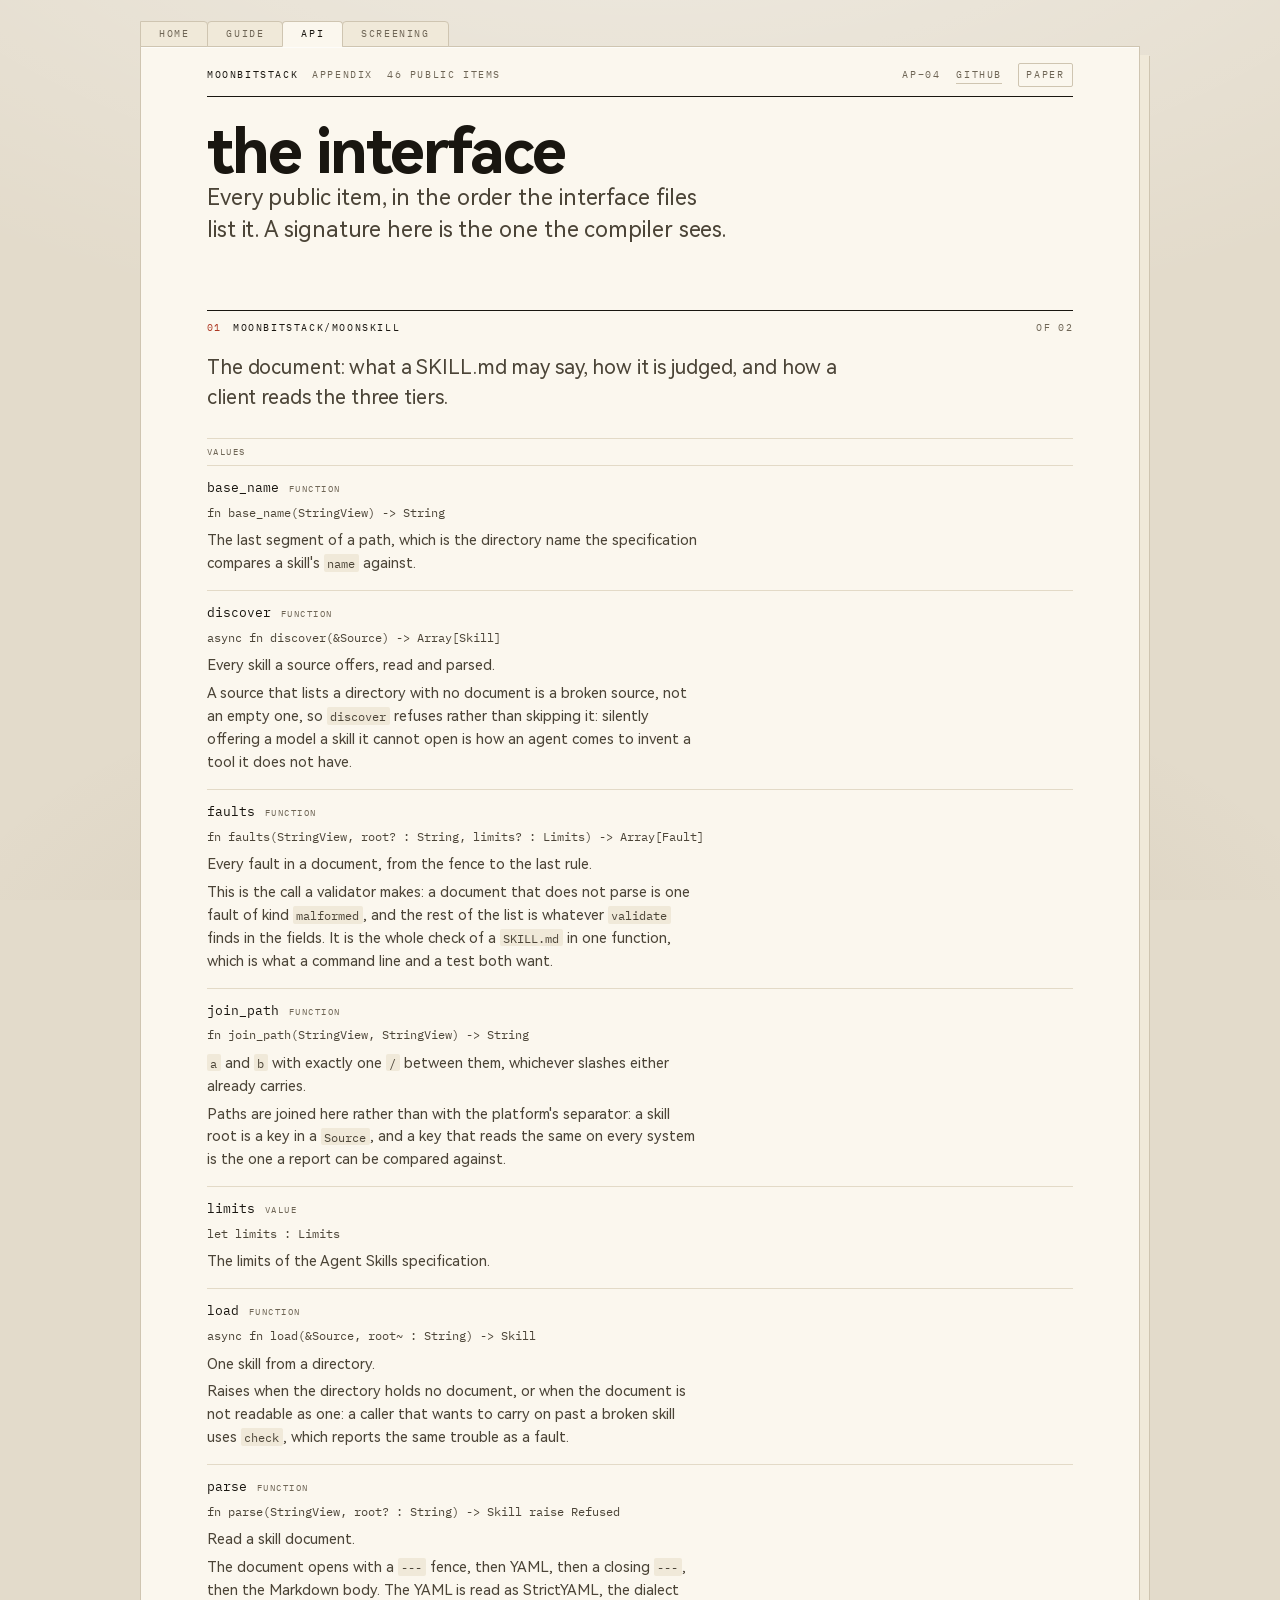
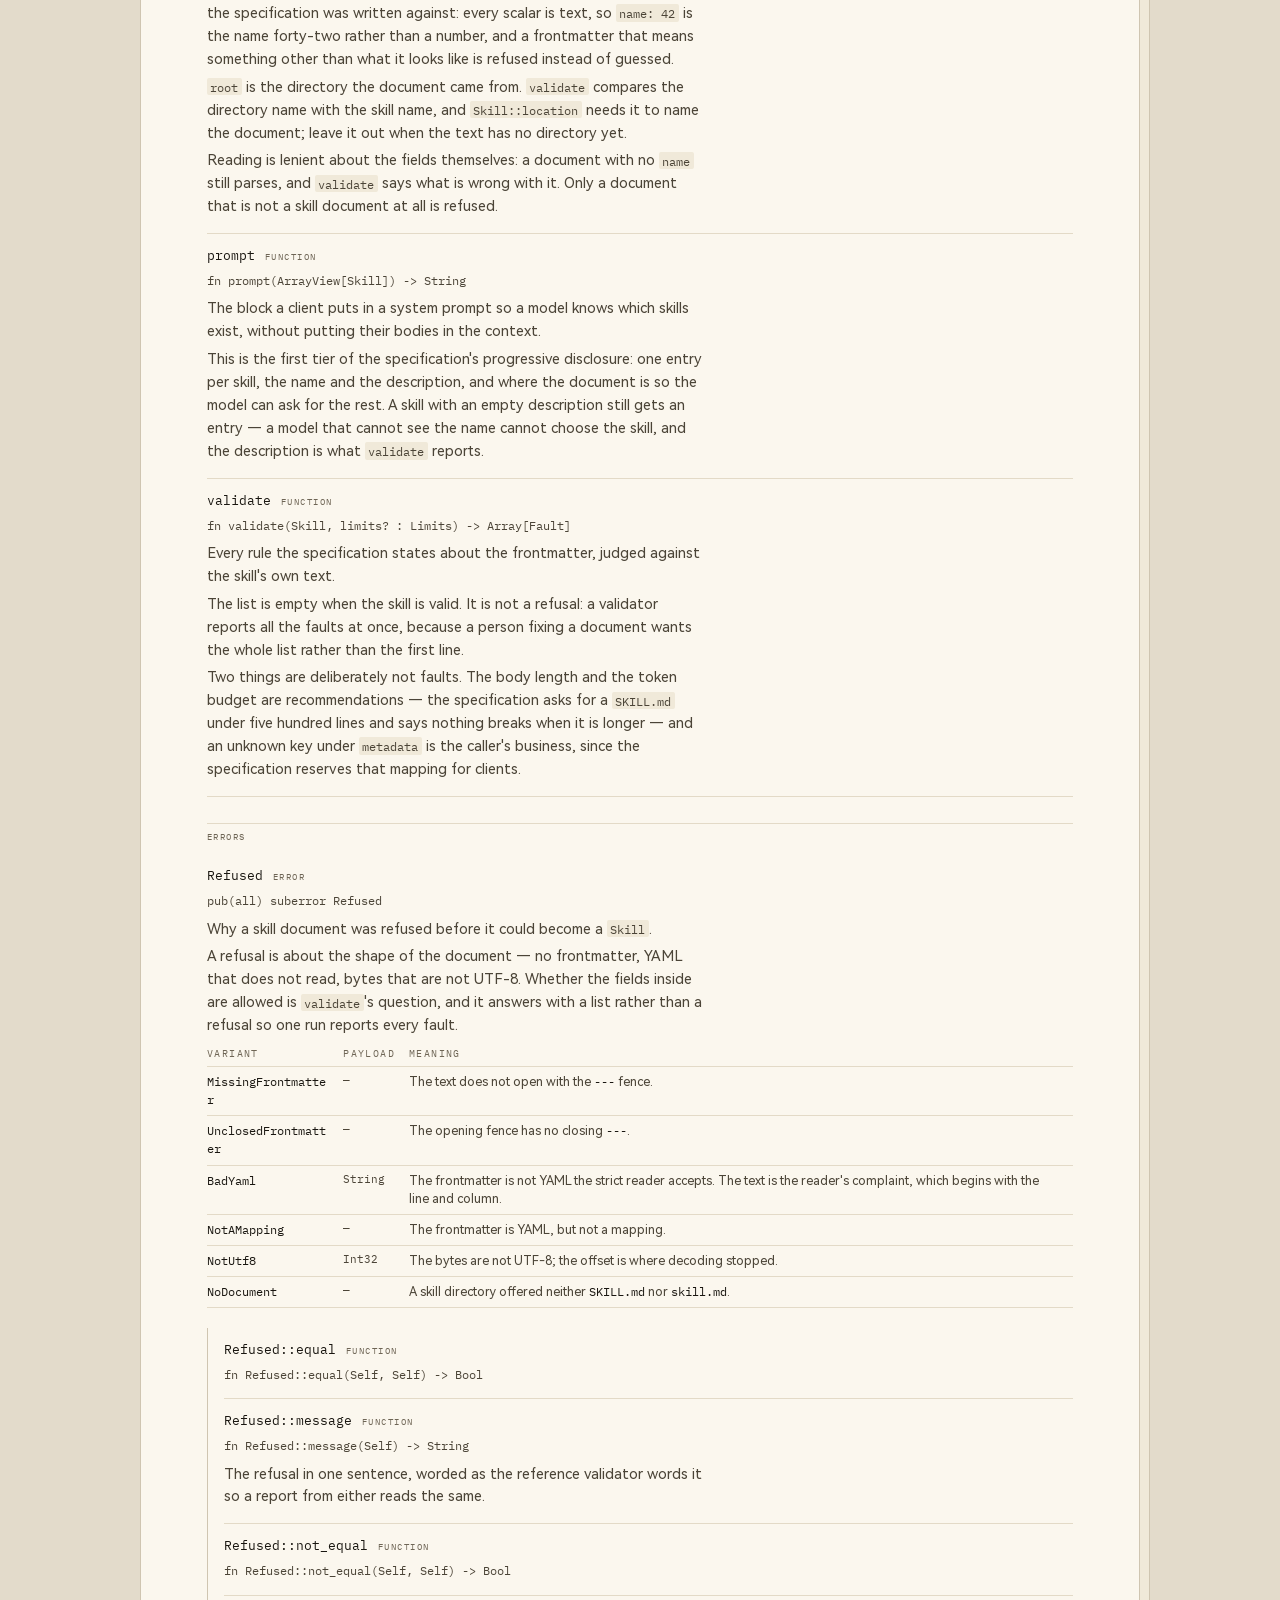
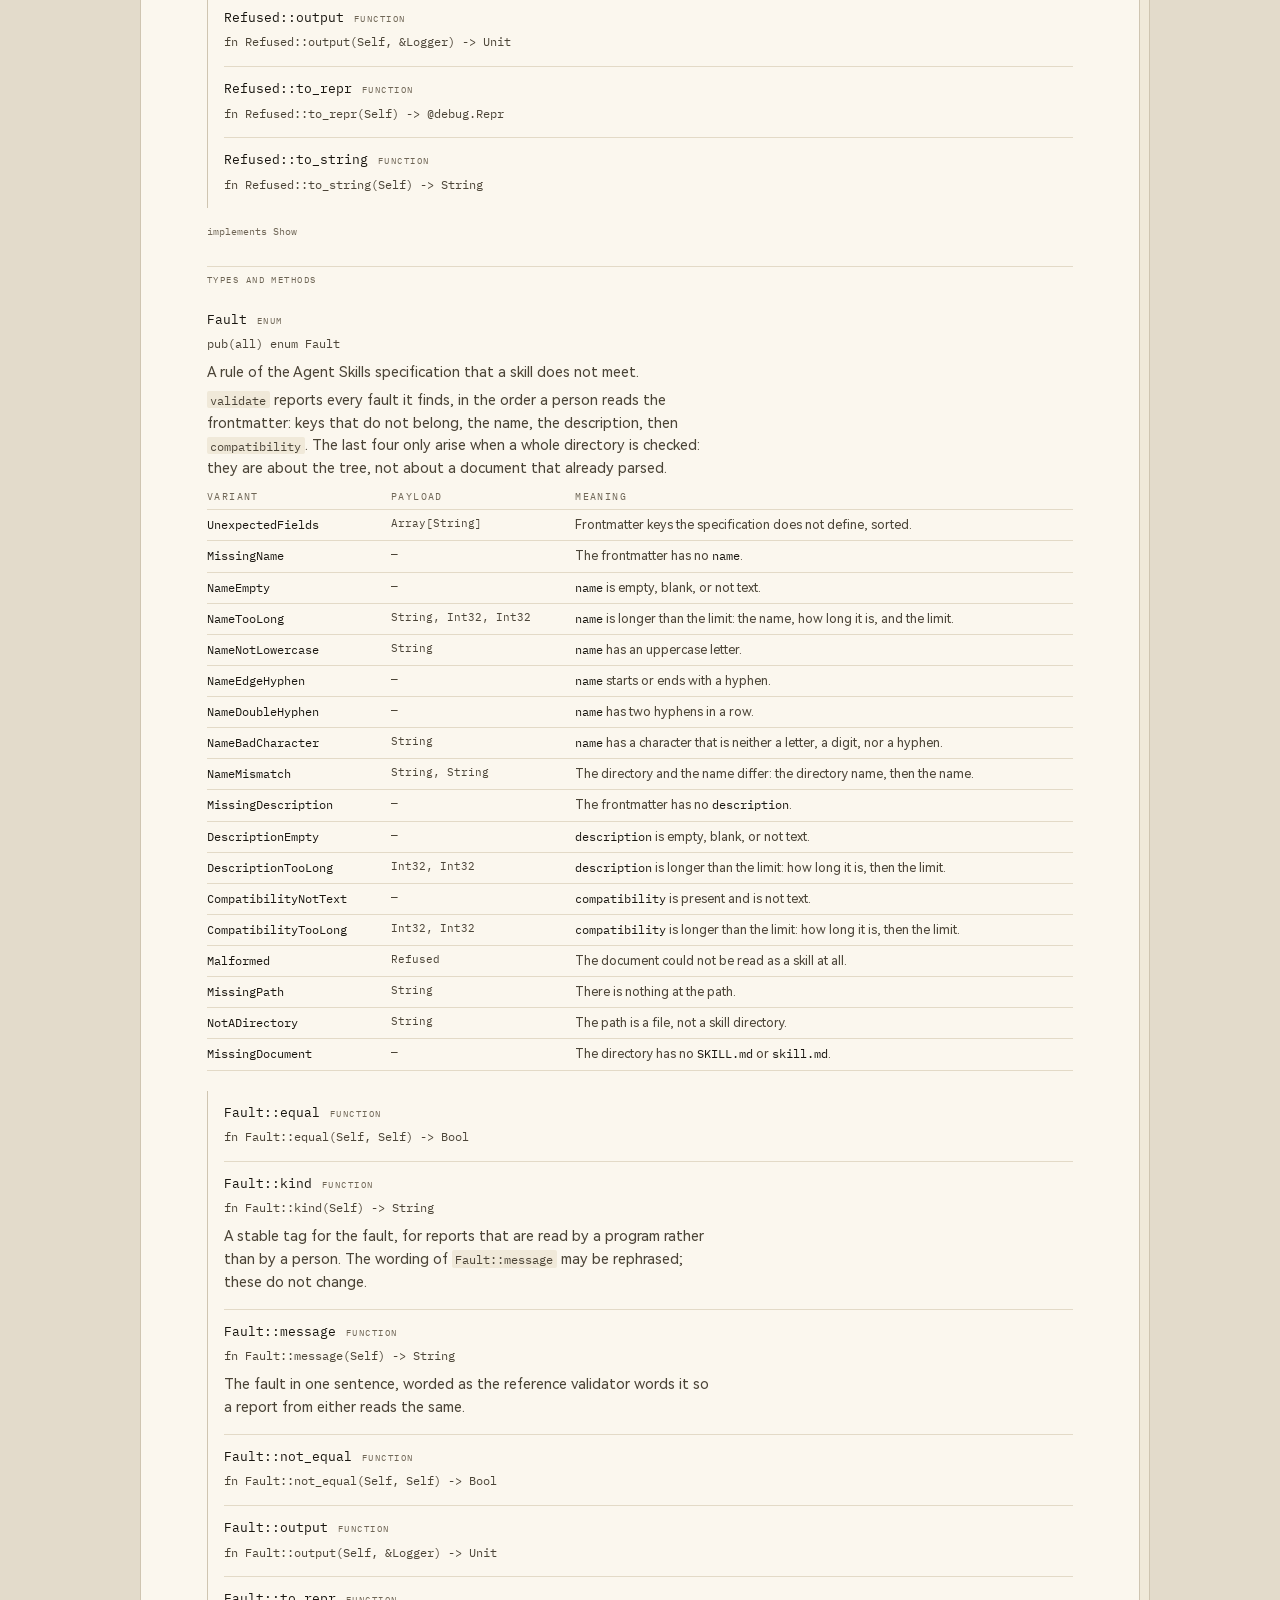
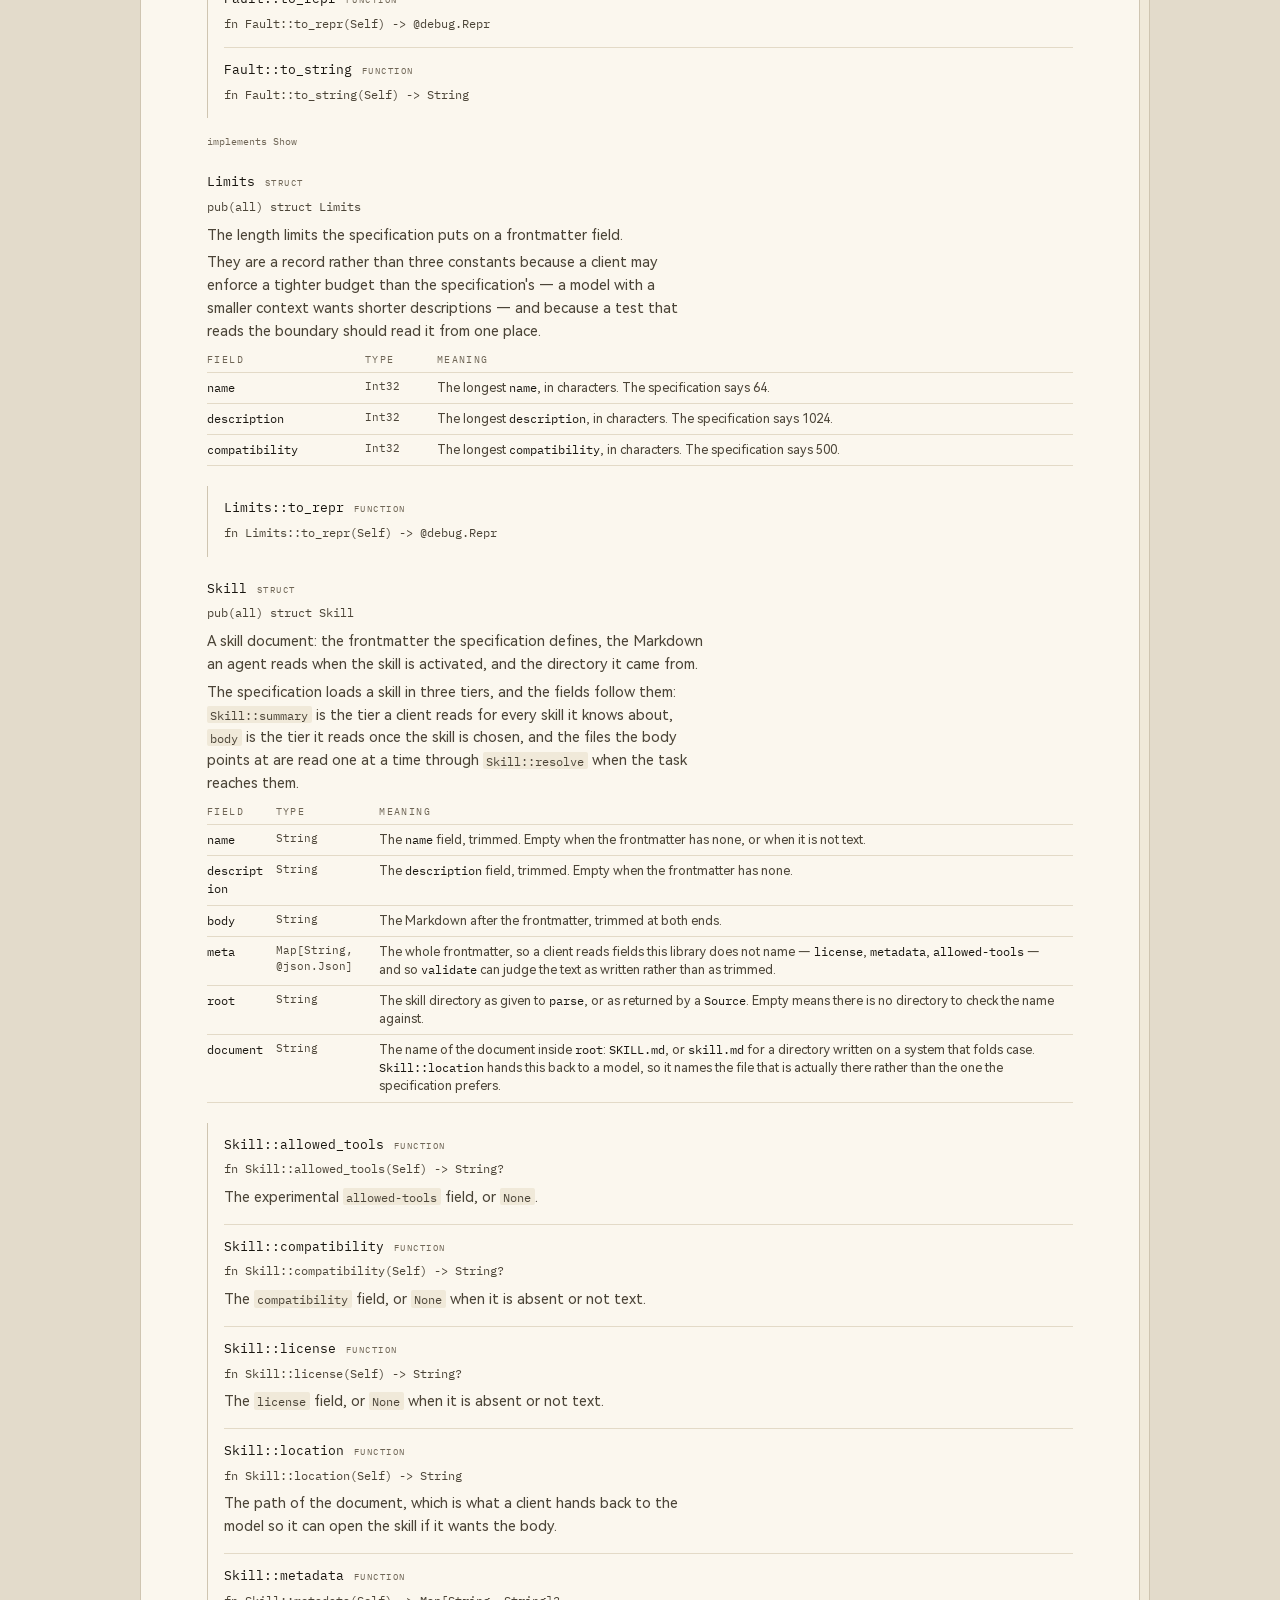
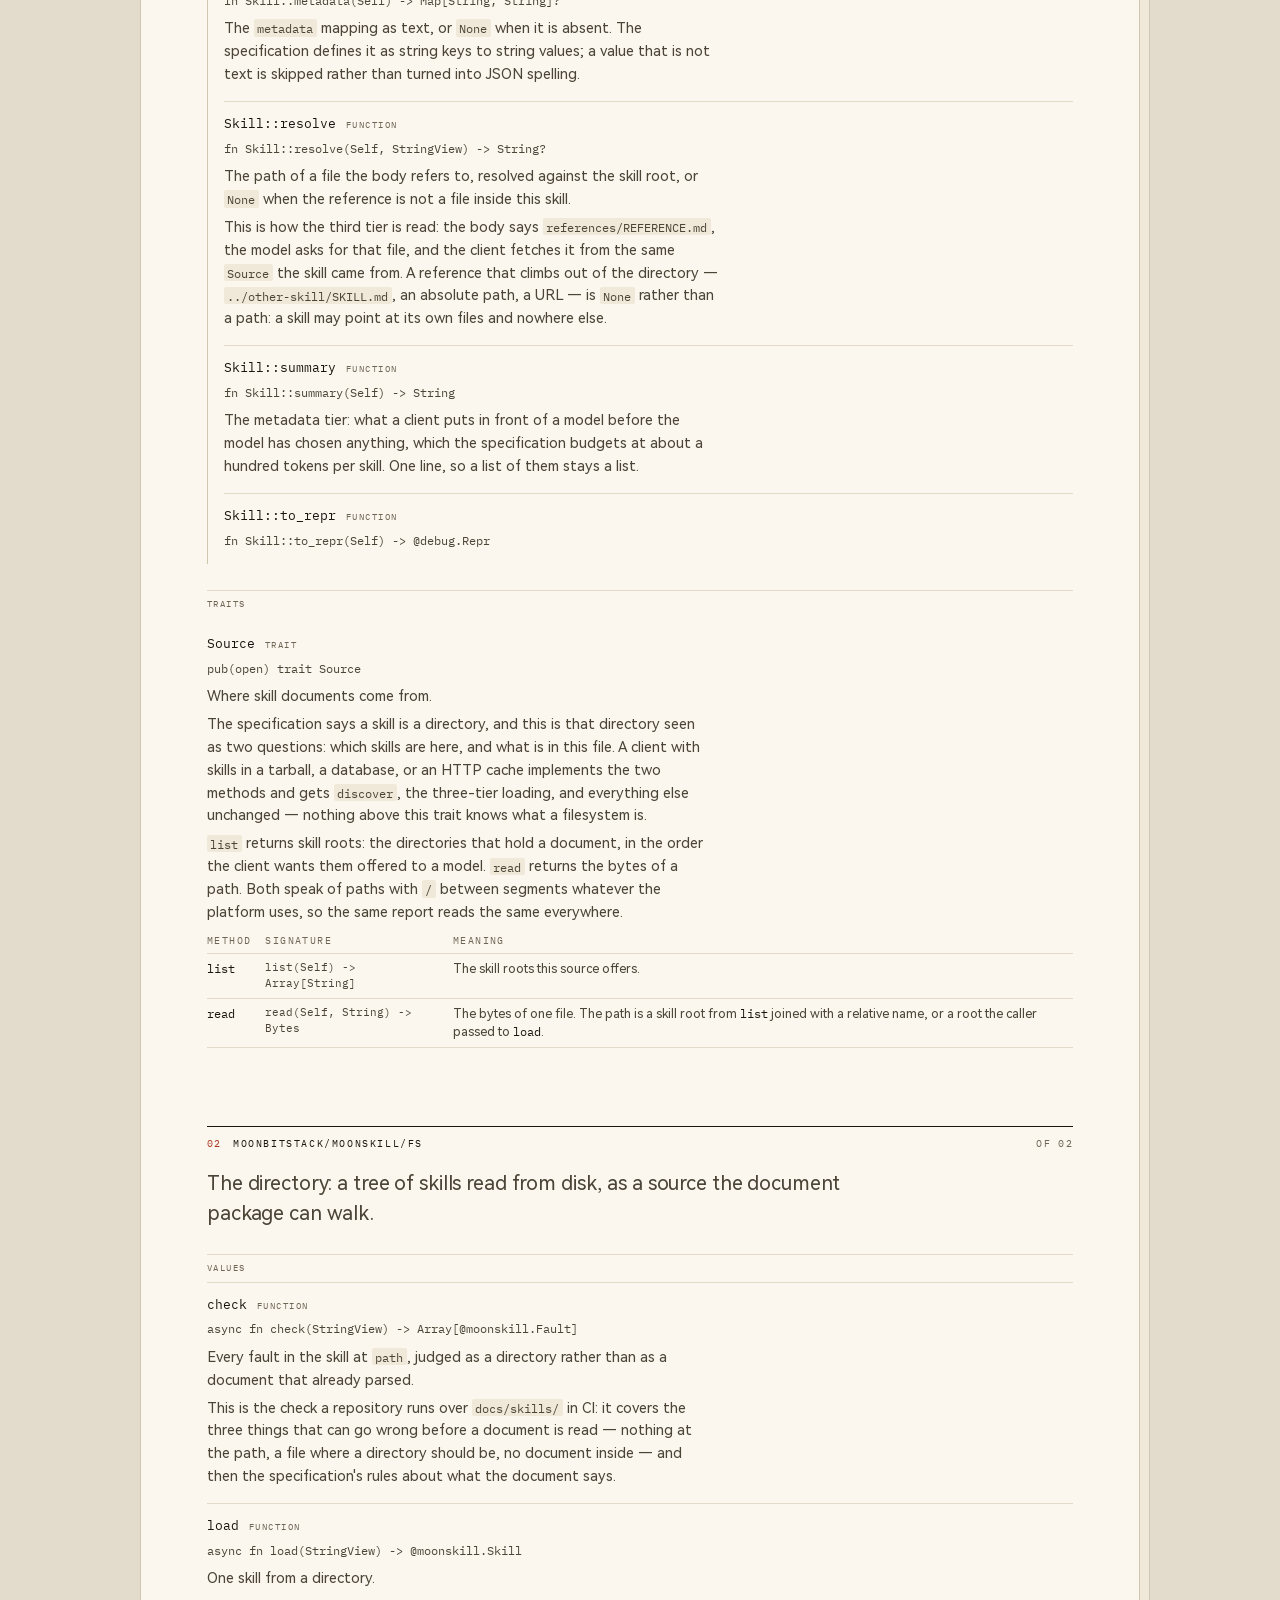
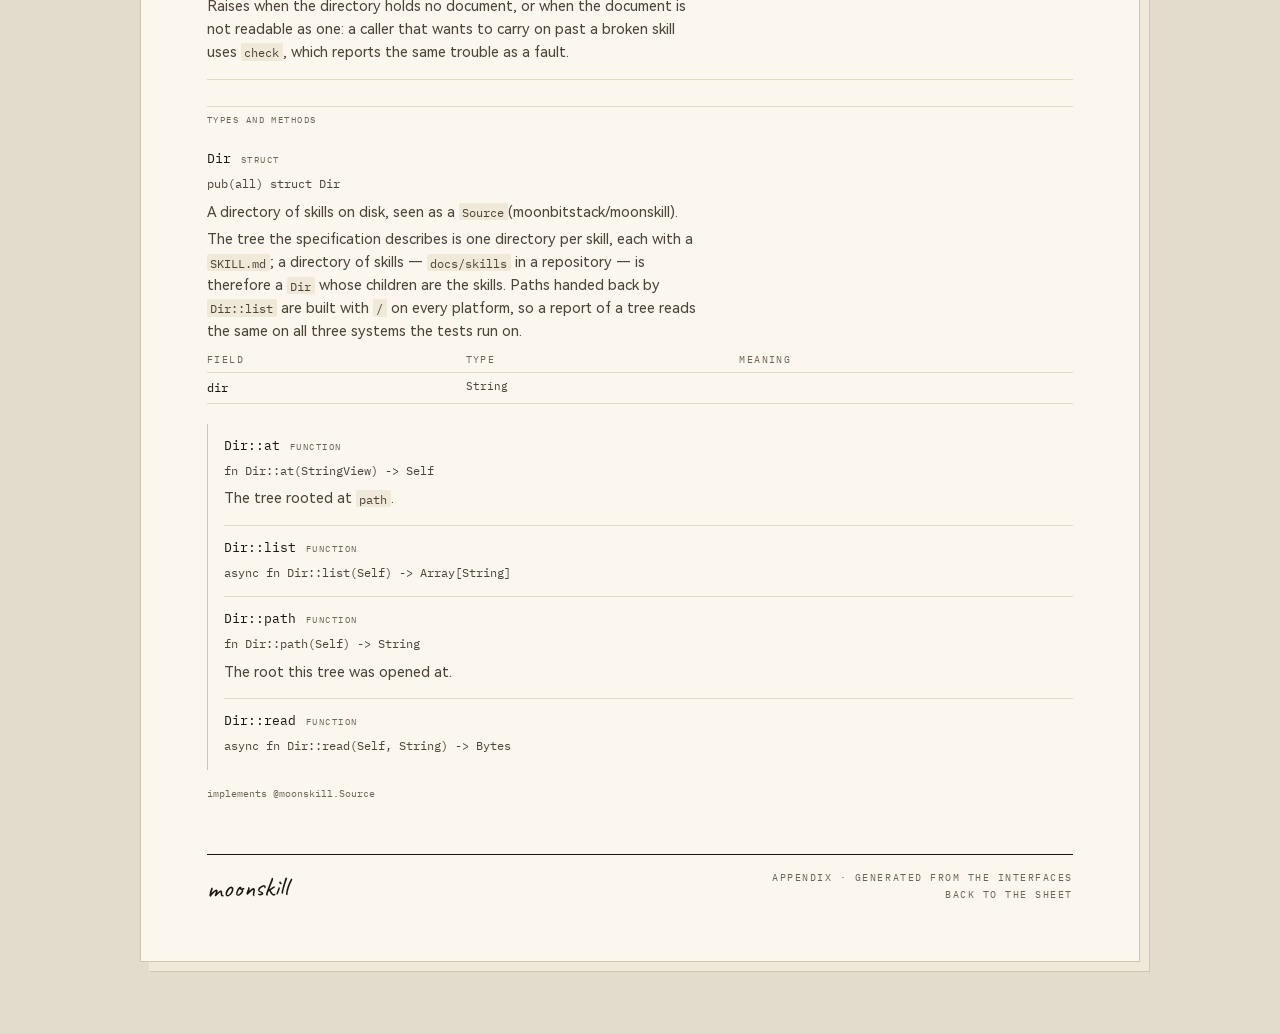
<file: docs/api.html>
<!doctype html>
<html lang="en">
<head>
<meta charset="utf-8">
<meta name="viewport" content="width=device-width, initial-scale=1">
<title>API — moonskill</title>
<meta name="description" content="Every public item of moonskill, generated from the module's interfaces.">
<meta name="color-scheme" content="light dark">
<link rel="icon" href="favicon.svg" type="image/svg+xml">
<script>
  try {
    const saved = sessionStorage.getItem("moonskill:theme");
    const type = (performance.getEntriesByType("navigation")[0] || {}).type;
    if (saved && type !== "reload") document.documentElement.dataset.theme = saved;
    else sessionStorage.removeItem("moonskill:theme");
  } catch (error) {}
</script>
<link rel="preconnect" href="https://fonts.googleapis.com">
<link rel="preconnect" href="https://fonts.gstatic.com" crossorigin>
<link rel="stylesheet" href="https://fonts.googleapis.com/css2?family=Caveat:wght@400;500&family=IBM+Plex+Mono:wght@400;500&display=swap">
<link rel="preload" href="fonts/harmonyos-sans-sc-regular.woff" as="font" type="font/woff" crossorigin>
<link rel="preload" href="fonts/harmonyos-sans-sc-bold.woff" as="font" type="font/woff" crossorigin>
<link rel="stylesheet" href="style.css">
</head>
<body id="top">

<a class="skip" href="#main">skip to the sheet</a>

<main class="sheet" id="main" tabindex="-1">

  <nav class="tabs" aria-label="Pages">
    <a class="tab" href="index.html">home</a>
    <a class="tab" href="guide.html">guide</a>
    <a class="tab" href="api.html" aria-current="page">api</a>
    <a class="tab" href="screening.html">screening</a>
  </nav>

  <div class="docline">
    <span class="ref">moonbitstack</span>
    <span>appendix</span>
    <span>46 public items</span>
    <span class="right">
      <span>ap&ndash;04</span>
      <a href="https://github.com/moonbitstack/moonskill">github</a>
      <button class="theme" type="button" data-theme-toggle>paper</button>
    </span>
  </div>

  <div class="masthead masthead--sub">
    <div>
      <h1>the interface</h1>
      <p class="role">Every public item, in the order the interface files list it. A signature here is the one the compiler sees.</p>
    </div>
  </div>

  <section class="section" id="pkg-root" data-section data-label="document">
    <h2 class="sec"><span class="n">01</span><span class="t">moonbitstack/moonskill</span><span class="of">of 02</span></h2>
    <p class="lede">The document: what a SKILL.md may say, how it is judged, and how a client reads the three tiers.</p>
<h3 class="api-group">Values</h3>
<div class="api-list">
<div class="api-item" id="base-name">
<div class="api-head">
<code class="api-name">base_name</code>
<span class="api-kind">function</span>
</div>
<pre class="api-sig">fn base_name(StringView) -&gt; String</pre>
<div class="api-doc"><p>The last segment of a path, which is the directory name the specification compares a skill&#x27;s <code>name</code> against.</p></div>
</div>
<div class="api-item" id="discover">
<div class="api-head">
<code class="api-name">discover</code>
<span class="api-kind">function</span>
</div>
<pre class="api-sig">async fn discover(&amp;Source) -&gt; Array[Skill]</pre>
<div class="api-doc"><p>Every skill a source offers, read and parsed.</p><p>A source that lists a directory with no document is a broken source, not an empty one, so <code>discover</code> refuses rather than skipping it: silently offering a model a skill it cannot open is how an agent comes to invent a tool it does not have.</p></div>
</div>
<div class="api-item" id="faults">
<div class="api-head">
<code class="api-name">faults</code>
<span class="api-kind">function</span>
</div>
<pre class="api-sig">fn faults(StringView, root? : String, limits? : Limits) -&gt; Array[Fault]</pre>
<div class="api-doc"><p>Every fault in a document, from the fence to the last rule.</p><p>This is the call a validator makes: a document that does not parse is one fault of kind <code>malformed</code>, and the rest of the list is whatever <code>validate</code> finds in the fields. It is the whole check of a <code>SKILL.md</code> in one function, which is what a command line and a test both want.</p></div>
</div>
<div class="api-item" id="join-path">
<div class="api-head">
<code class="api-name">join_path</code>
<span class="api-kind">function</span>
</div>
<pre class="api-sig">fn join_path(StringView, StringView) -&gt; String</pre>
<div class="api-doc"><p><code>a</code> and <code>b</code> with exactly one <code>/</code> between them, whichever slashes either already carries.</p><p>Paths are joined here rather than with the platform&#x27;s separator: a skill root is a key in a <code>Source</code>, and a key that reads the same on every system is the one a report can be compared against.</p></div>
</div>
<div class="api-item" id="limits">
<div class="api-head">
<code class="api-name">limits</code>
<span class="api-kind">value</span>
</div>
<pre class="api-sig">let limits : Limits</pre>
<div class="api-doc"><p>The limits of the Agent Skills specification.</p></div>
</div>
<div class="api-item" id="load">
<div class="api-head">
<code class="api-name">load</code>
<span class="api-kind">function</span>
</div>
<pre class="api-sig">async fn load(&amp;Source, root~ : String) -&gt; Skill</pre>
<div class="api-doc"><p>One skill from a directory.</p><p>Raises when the directory holds no document, or when the document is not readable as one: a caller that wants to carry on past a broken skill uses <code>check</code>, which reports the same trouble as a fault.</p></div>
</div>
<div class="api-item" id="parse">
<div class="api-head">
<code class="api-name">parse</code>
<span class="api-kind">function</span>
</div>
<pre class="api-sig">fn parse(StringView, root? : String) -&gt; Skill raise Refused</pre>
<div class="api-doc"><p>Read a skill document.</p><p>The document opens with a <code>---</code> fence, then YAML, then a closing <code>---</code>, then the Markdown body. The YAML is read as StrictYAML, the dialect the specification was written against: every scalar is text, so <code>name: 42</code> is the name forty-two rather than a number, and a frontmatter that means something other than what it looks like is refused instead of guessed.</p><p><code>root</code> is the directory the document came from. <code>validate</code> compares the directory name with the skill name, and <code>Skill::location</code> needs it to name the document; leave it out when the text has no directory yet.</p><p>Reading is lenient about the fields themselves: a document with no <code>name</code> still parses, and <code>validate</code> says what is wrong with it. Only a document that is not a skill document at all is refused.</p></div>
</div>
<div class="api-item" id="prompt">
<div class="api-head">
<code class="api-name">prompt</code>
<span class="api-kind">function</span>
</div>
<pre class="api-sig">fn prompt(ArrayView[Skill]) -&gt; String</pre>
<div class="api-doc"><p>The block a client puts in a system prompt so a model knows which skills exist, without putting their bodies in the context.</p><p>This is the first tier of the specification&#x27;s progressive disclosure: one entry per skill, the name and the description, and where the document is so the model can ask for the rest. A skill with an empty description still gets an entry — a model that cannot see the name cannot choose the skill, and the description is what <code>validate</code> reports.</p></div>
</div>
<div class="api-item" id="validate">
<div class="api-head">
<code class="api-name">validate</code>
<span class="api-kind">function</span>
</div>
<pre class="api-sig">fn validate(Skill, limits? : Limits) -&gt; Array[Fault]</pre>
<div class="api-doc"><p>Every rule the specification states about the frontmatter, judged against the skill&#x27;s own text.</p><p>The list is empty when the skill is valid. It is not a refusal: a validator reports all the faults at once, because a person fixing a document wants the whole list rather than the first line.</p><p>Two things are deliberately not faults. The body length and the token budget are recommendations — the specification asks for a <code>SKILL.md</code> under five hundred lines and says nothing breaks when it is longer — and an unknown key under <code>metadata</code> is the caller&#x27;s business, since the specification reserves that mapping for clients.</p></div>
</div>
</div>
<h3 class="api-group">Errors</h3>
<div class="api-type" id="refused">
<div class="api-head">
<code class="api-name">Refused</code>
<span class="api-kind">error</span>
</div>
<pre class="api-sig">pub(all) suberror Refused</pre>
<div class="api-doc"><p>Why a skill document was refused before it could become a <code>Skill</code>.</p><p>A refusal is about the shape of the document — no frontmatter, YAML that does not read, bytes that are not UTF-8. Whether the fields inside are allowed is <code>validate</code>&#x27;s question, and it answers with a list rather than a refusal so one run reports every fault.</p></div>
<table class="api-members"><thead><tr><th scope="col">Variant</th><th scope="col">Payload</th><th scope="col">Meaning</th></tr></thead><tbody><tr><td><code>MissingFrontmatter</code></td><td>&mdash;</td><td>The text does not open with the <code>---</code> fence.</td></tr><tr><td><code>UnclosedFrontmatter</code></td><td>&mdash;</td><td>The opening fence has no closing <code>---</code>.</td></tr><tr><td><code>BadYaml</code></td><td>String</td><td>The frontmatter is not YAML the strict reader accepts. The text is the reader&#x27;s complaint, which begins with the line and column.</td></tr><tr><td><code>NotAMapping</code></td><td>&mdash;</td><td>The frontmatter is YAML, but not a mapping.</td></tr><tr><td><code>NotUtf8</code></td><td>Int32</td><td>The bytes are not UTF-8; the offset is where decoding stopped.</td></tr><tr><td><code>NoDocument</code></td><td>&mdash;</td><td>A skill directory offered neither <code>SKILL.md</code> nor <code>skill.md</code>.</td></tr></tbody></table>
</div>
<div class="api-list api-methods">
<div class="api-item" id="refused-equal">
<div class="api-head">
<code class="api-name">Refused::equal</code>
<span class="api-kind">function</span>
</div>
<pre class="api-sig">fn Refused::equal(Self, Self) -&gt; Bool</pre>
</div>
<div class="api-item" id="refused-message">
<div class="api-head">
<code class="api-name">Refused::message</code>
<span class="api-kind">function</span>
</div>
<pre class="api-sig">fn Refused::message(Self) -&gt; String</pre>
<div class="api-doc"><p>The refusal in one sentence, worded as the reference validator words it so a report from either reads the same.</p></div>
</div>
<div class="api-item" id="refused-not-equal">
<div class="api-head">
<code class="api-name">Refused::not_equal</code>
<span class="api-kind">function</span>
</div>
<pre class="api-sig">fn Refused::not_equal(Self, Self) -&gt; Bool</pre>
</div>
<div class="api-item" id="refused-output">
<div class="api-head">
<code class="api-name">Refused::output</code>
<span class="api-kind">function</span>
</div>
<pre class="api-sig">fn Refused::output(Self, &amp;Logger) -&gt; Unit</pre>
</div>
<div class="api-item" id="refused-to-repr">
<div class="api-head">
<code class="api-name">Refused::to_repr</code>
<span class="api-kind">function</span>
</div>
<pre class="api-sig">fn Refused::to_repr(Self) -&gt; @debug.Repr</pre>
</div>
<div class="api-item" id="refused-to-string">
<div class="api-head">
<code class="api-name">Refused::to_string</code>
<span class="api-kind">function</span>
</div>
<pre class="api-sig">fn Refused::to_string(Self) -&gt; String</pre>
</div>
</div>
<p class="api-impl">implements <code>Show</code></p>
<h3 class="api-group">Types and methods</h3>
<div class="api-type" id="fault">
<div class="api-head">
<code class="api-name">Fault</code>
<span class="api-kind">enum</span>
</div>
<pre class="api-sig">pub(all) enum Fault</pre>
<div class="api-doc"><p>A rule of the Agent Skills specification that a skill does not meet.</p><p><code>validate</code> reports every fault it finds, in the order a person reads the frontmatter: keys that do not belong, the name, the description, then <code>compatibility</code>. The last four only arise when a whole directory is checked: they are about the tree, not about a document that already parsed.</p></div>
<table class="api-members"><thead><tr><th scope="col">Variant</th><th scope="col">Payload</th><th scope="col">Meaning</th></tr></thead><tbody><tr><td><code>UnexpectedFields</code></td><td>Array[String]</td><td>Frontmatter keys the specification does not define, sorted.</td></tr><tr><td><code>MissingName</code></td><td>&mdash;</td><td>The frontmatter has no <code>name</code>.</td></tr><tr><td><code>NameEmpty</code></td><td>&mdash;</td><td><code>name</code> is empty, blank, or not text.</td></tr><tr><td><code>NameTooLong</code></td><td>String, Int32, Int32</td><td><code>name</code> is longer than the limit: the name, how long it is, and the limit.</td></tr><tr><td><code>NameNotLowercase</code></td><td>String</td><td><code>name</code> has an uppercase letter.</td></tr><tr><td><code>NameEdgeHyphen</code></td><td>&mdash;</td><td><code>name</code> starts or ends with a hyphen.</td></tr><tr><td><code>NameDoubleHyphen</code></td><td>&mdash;</td><td><code>name</code> has two hyphens in a row.</td></tr><tr><td><code>NameBadCharacter</code></td><td>String</td><td><code>name</code> has a character that is neither a letter, a digit, nor a hyphen.</td></tr><tr><td><code>NameMismatch</code></td><td>String, String</td><td>The directory and the name differ: the directory name, then the name.</td></tr><tr><td><code>MissingDescription</code></td><td>&mdash;</td><td>The frontmatter has no <code>description</code>.</td></tr><tr><td><code>DescriptionEmpty</code></td><td>&mdash;</td><td><code>description</code> is empty, blank, or not text.</td></tr><tr><td><code>DescriptionTooLong</code></td><td>Int32, Int32</td><td><code>description</code> is longer than the limit: how long it is, then the limit.</td></tr><tr><td><code>CompatibilityNotText</code></td><td>&mdash;</td><td><code>compatibility</code> is present and is not text.</td></tr><tr><td><code>CompatibilityTooLong</code></td><td>Int32, Int32</td><td><code>compatibility</code> is longer than the limit: how long it is, then the limit.</td></tr><tr><td><code>Malformed</code></td><td>Refused</td><td>The document could not be read as a skill at all.</td></tr><tr><td><code>MissingPath</code></td><td>String</td><td>There is nothing at the path.</td></tr><tr><td><code>NotADirectory</code></td><td>String</td><td>The path is a file, not a skill directory.</td></tr><tr><td><code>MissingDocument</code></td><td>&mdash;</td><td>The directory has no <code>SKILL.md</code> or <code>skill.md</code>.</td></tr></tbody></table>
</div>
<div class="api-list api-methods">
<div class="api-item" id="fault-equal">
<div class="api-head">
<code class="api-name">Fault::equal</code>
<span class="api-kind">function</span>
</div>
<pre class="api-sig">fn Fault::equal(Self, Self) -&gt; Bool</pre>
</div>
<div class="api-item" id="fault-kind">
<div class="api-head">
<code class="api-name">Fault::kind</code>
<span class="api-kind">function</span>
</div>
<pre class="api-sig">fn Fault::kind(Self) -&gt; String</pre>
<div class="api-doc"><p>A stable tag for the fault, for reports that are read by a program rather than by a person. The wording of <code>Fault::message</code> may be rephrased; these do not change.</p></div>
</div>
<div class="api-item" id="fault-message">
<div class="api-head">
<code class="api-name">Fault::message</code>
<span class="api-kind">function</span>
</div>
<pre class="api-sig">fn Fault::message(Self) -&gt; String</pre>
<div class="api-doc"><p>The fault in one sentence, worded as the reference validator words it so a report from either reads the same.</p></div>
</div>
<div class="api-item" id="fault-not-equal">
<div class="api-head">
<code class="api-name">Fault::not_equal</code>
<span class="api-kind">function</span>
</div>
<pre class="api-sig">fn Fault::not_equal(Self, Self) -&gt; Bool</pre>
</div>
<div class="api-item" id="fault-output">
<div class="api-head">
<code class="api-name">Fault::output</code>
<span class="api-kind">function</span>
</div>
<pre class="api-sig">fn Fault::output(Self, &amp;Logger) -&gt; Unit</pre>
</div>
<div class="api-item" id="fault-to-repr">
<div class="api-head">
<code class="api-name">Fault::to_repr</code>
<span class="api-kind">function</span>
</div>
<pre class="api-sig">fn Fault::to_repr(Self) -&gt; @debug.Repr</pre>
</div>
<div class="api-item" id="fault-to-string">
<div class="api-head">
<code class="api-name">Fault::to_string</code>
<span class="api-kind">function</span>
</div>
<pre class="api-sig">fn Fault::to_string(Self) -&gt; String</pre>
</div>
</div>
<p class="api-impl">implements <code>Show</code></p>
<div class="api-type" id="limits">
<div class="api-head">
<code class="api-name">Limits</code>
<span class="api-kind">struct</span>
</div>
<pre class="api-sig">pub(all) struct Limits</pre>
<div class="api-doc"><p>The length limits the specification puts on a frontmatter field.</p><p>They are a record rather than three constants because a client may enforce a tighter budget than the specification&#x27;s — a model with a smaller context wants shorter descriptions — and because a test that reads the boundary should read it from one place.</p></div>
<table class="api-members"><thead><tr><th scope="col">Field</th><th scope="col">Type</th><th scope="col">Meaning</th></tr></thead><tbody><tr><td><code>name</code></td><td>Int32</td><td>The longest <code>name</code>, in characters. The specification says 64.</td></tr><tr><td><code>description</code></td><td>Int32</td><td>The longest <code>description</code>, in characters. The specification says 1024.</td></tr><tr><td><code>compatibility</code></td><td>Int32</td><td>The longest <code>compatibility</code>, in characters. The specification says 500.</td></tr></tbody></table>
</div>
<div class="api-list api-methods">
<div class="api-item" id="limits-to-repr">
<div class="api-head">
<code class="api-name">Limits::to_repr</code>
<span class="api-kind">function</span>
</div>
<pre class="api-sig">fn Limits::to_repr(Self) -&gt; @debug.Repr</pre>
</div>
</div>
<div class="api-type" id="skill">
<div class="api-head">
<code class="api-name">Skill</code>
<span class="api-kind">struct</span>
</div>
<pre class="api-sig">pub(all) struct Skill</pre>
<div class="api-doc"><p>A skill document: the frontmatter the specification defines, the Markdown an agent reads when the skill is activated, and the directory it came from.</p><p>The specification loads a skill in three tiers, and the fields follow them: <code>Skill::summary</code> is the tier a client reads for every skill it knows about, <code>body</code> is the tier it reads once the skill is chosen, and the files the body points at are read one at a time through <code>Skill::resolve</code> when the task reaches them.</p></div>
<table class="api-members"><thead><tr><th scope="col">Field</th><th scope="col">Type</th><th scope="col">Meaning</th></tr></thead><tbody><tr><td><code>name</code></td><td>String</td><td>The <code>name</code> field, trimmed. Empty when the frontmatter has none, or when it is not text.</td></tr><tr><td><code>description</code></td><td>String</td><td>The <code>description</code> field, trimmed. Empty when the frontmatter has none.</td></tr><tr><td><code>body</code></td><td>String</td><td>The Markdown after the frontmatter, trimmed at both ends.</td></tr><tr><td><code>meta</code></td><td>Map[String, @json.Json]</td><td>The whole frontmatter, so a client reads fields this library does not name — <code>license</code>, <code>metadata</code>, <code>allowed-tools</code> — and so <code>validate</code> can judge the text as written rather than as trimmed.</td></tr><tr><td><code>root</code></td><td>String</td><td>The skill directory as given to <code>parse</code>, or as returned by a <code>Source</code>. Empty means there is no directory to check the name against.</td></tr><tr><td><code>document</code></td><td>String</td><td>The name of the document inside <code>root</code>: <code>SKILL.md</code>, or <code>skill.md</code> for a directory written on a system that folds case. <code>Skill::location</code> hands this back to a model, so it names the file that is actually there rather than the one the specification prefers.</td></tr></tbody></table>
</div>
<div class="api-list api-methods">
<div class="api-item" id="skill-allowed-tools">
<div class="api-head">
<code class="api-name">Skill::allowed_tools</code>
<span class="api-kind">function</span>
</div>
<pre class="api-sig">fn Skill::allowed_tools(Self) -&gt; String?</pre>
<div class="api-doc"><p>The experimental <code>allowed-tools</code> field, or <code>None</code>.</p></div>
</div>
<div class="api-item" id="skill-compatibility">
<div class="api-head">
<code class="api-name">Skill::compatibility</code>
<span class="api-kind">function</span>
</div>
<pre class="api-sig">fn Skill::compatibility(Self) -&gt; String?</pre>
<div class="api-doc"><p>The <code>compatibility</code> field, or <code>None</code> when it is absent or not text.</p></div>
</div>
<div class="api-item" id="skill-license">
<div class="api-head">
<code class="api-name">Skill::license</code>
<span class="api-kind">function</span>
</div>
<pre class="api-sig">fn Skill::license(Self) -&gt; String?</pre>
<div class="api-doc"><p>The <code>license</code> field, or <code>None</code> when it is absent or not text.</p></div>
</div>
<div class="api-item" id="skill-location">
<div class="api-head">
<code class="api-name">Skill::location</code>
<span class="api-kind">function</span>
</div>
<pre class="api-sig">fn Skill::location(Self) -&gt; String</pre>
<div class="api-doc"><p>The path of the document, which is what a client hands back to the model so it can open the skill if it wants the body.</p></div>
</div>
<div class="api-item" id="skill-metadata">
<div class="api-head">
<code class="api-name">Skill::metadata</code>
<span class="api-kind">function</span>
</div>
<pre class="api-sig">fn Skill::metadata(Self) -&gt; Map[String, String]?</pre>
<div class="api-doc"><p>The <code>metadata</code> mapping as text, or <code>None</code> when it is absent. The specification defines it as string keys to string values; a value that is not text is skipped rather than turned into JSON spelling.</p></div>
</div>
<div class="api-item" id="skill-resolve">
<div class="api-head">
<code class="api-name">Skill::resolve</code>
<span class="api-kind">function</span>
</div>
<pre class="api-sig">fn Skill::resolve(Self, StringView) -&gt; String?</pre>
<div class="api-doc"><p>The path of a file the body refers to, resolved against the skill root, or <code>None</code> when the reference is not a file inside this skill.</p><p>This is how the third tier is read: the body says <code>references/REFERENCE.md</code>, the model asks for that file, and the client fetches it from the same <code>Source</code> the skill came from. A reference that climbs out of the directory — <code>../other-skill/SKILL.md</code>, an absolute path, a URL — is <code>None</code> rather than a path: a skill may point at its own files and nowhere else.</p></div>
</div>
<div class="api-item" id="skill-summary">
<div class="api-head">
<code class="api-name">Skill::summary</code>
<span class="api-kind">function</span>
</div>
<pre class="api-sig">fn Skill::summary(Self) -&gt; String</pre>
<div class="api-doc"><p>The metadata tier: what a client puts in front of a model before the model has chosen anything, which the specification budgets at about a hundred tokens per skill. One line, so a list of them stays a list.</p></div>
</div>
<div class="api-item" id="skill-to-repr">
<div class="api-head">
<code class="api-name">Skill::to_repr</code>
<span class="api-kind">function</span>
</div>
<pre class="api-sig">fn Skill::to_repr(Self) -&gt; @debug.Repr</pre>
</div>
</div>
<h3 class="api-group">Traits</h3>
<div class="api-type" id="source">
<div class="api-head">
<code class="api-name">Source</code>
<span class="api-kind">trait</span>
</div>
<pre class="api-sig">pub(open) trait Source</pre>
<div class="api-doc"><p>Where skill documents come from.</p><p>The specification says a skill is a directory, and this is that directory seen as two questions: which skills are here, and what is in this file. A client with skills in a tarball, a database, or an HTTP cache implements the two methods and gets <code>discover</code>, the three-tier loading, and everything else unchanged — nothing above this trait knows what a filesystem is.</p><p><code>list</code> returns skill roots: the directories that hold a document, in the order the client wants them offered to a model. <code>read</code> returns the bytes of a path. Both speak of paths with <code>/</code> between segments whatever the platform uses, so the same report reads the same everywhere.</p></div>
<table class="api-members"><thead><tr><th scope="col">Method</th><th scope="col">Signature</th><th scope="col">Meaning</th></tr></thead><tbody><tr><td><code>list</code></td><td>list(Self) -&gt; Array[String]</td><td>The skill roots this source offers.</td></tr><tr><td><code>read</code></td><td>read(Self, String) -&gt; Bytes</td><td>The bytes of one file. The path is a skill root from <code>list</code> joined with a relative name, or a root the caller passed to <code>load</code>.</td></tr></tbody></table>
</div>
  </section>

  <section class="section" id="pkg-fs" data-section data-label="directory">
    <h2 class="sec"><span class="n">02</span><span class="t">moonbitstack/moonskill/fs</span><span class="of">of 02</span></h2>
    <p class="lede">The directory: a tree of skills read from disk, as a source the document package can walk.</p>
<h3 class="api-group">Values</h3>
<div class="api-list">
<div class="api-item" id="check">
<div class="api-head">
<code class="api-name">check</code>
<span class="api-kind">function</span>
</div>
<pre class="api-sig">async fn check(StringView) -&gt; Array[@moonskill.Fault]</pre>
<div class="api-doc"><p>Every fault in the skill at <code>path</code>, judged as a directory rather than as a document that already parsed.</p><p>This is the check a repository runs over <code>docs/skills/</code> in CI: it covers the three things that can go wrong before a document is read — nothing at the path, a file where a directory should be, no document inside — and then the specification&#x27;s rules about what the document says.</p></div>
</div>
<div class="api-item" id="load">
<div class="api-head">
<code class="api-name">load</code>
<span class="api-kind">function</span>
</div>
<pre class="api-sig">async fn load(StringView) -&gt; @moonskill.Skill</pre>
<div class="api-doc"><p>One skill from a directory.</p><p>Raises when the directory holds no document, or when the document is not readable as one: a caller that wants to carry on past a broken skill uses <code>check</code>, which reports the same trouble as a fault.</p></div>
</div>
</div>
<h3 class="api-group">Types and methods</h3>
<div class="api-type" id="dir">
<div class="api-head">
<code class="api-name">Dir</code>
<span class="api-kind">struct</span>
</div>
<pre class="api-sig">pub(all) struct Dir</pre>
<div class="api-doc"><p>A directory of skills on disk, seen as a <code>Source</code>(moonbitstack/moonskill).</p><p>The tree the specification describes is one directory per skill, each with a <code>SKILL.md</code>; a directory of skills — <code>docs/skills</code> in a repository — is therefore a <code>Dir</code> whose children are the skills. Paths handed back by <code>Dir::list</code> are built with <code>/</code> on every platform, so a report of a tree reads the same on all three systems the tests run on.</p></div>
<table class="api-members"><thead><tr><th scope="col">Field</th><th scope="col">Type</th><th scope="col">Meaning</th></tr></thead><tbody><tr><td><code>dir</code></td><td>String</td><td></td></tr></tbody></table>
</div>
<div class="api-list api-methods">
<div class="api-item" id="dir-at">
<div class="api-head">
<code class="api-name">Dir::at</code>
<span class="api-kind">function</span>
</div>
<pre class="api-sig">fn Dir::at(StringView) -&gt; Self</pre>
<div class="api-doc"><p>The tree rooted at <code>path</code>.</p></div>
</div>
<div class="api-item" id="dir-list">
<div class="api-head">
<code class="api-name">Dir::list</code>
<span class="api-kind">function</span>
</div>
<pre class="api-sig">async fn Dir::list(Self) -&gt; Array[String]</pre>
</div>
<div class="api-item" id="dir-path">
<div class="api-head">
<code class="api-name">Dir::path</code>
<span class="api-kind">function</span>
</div>
<pre class="api-sig">fn Dir::path(Self) -&gt; String</pre>
<div class="api-doc"><p>The root this tree was opened at.</p></div>
</div>
<div class="api-item" id="dir-read">
<div class="api-head">
<code class="api-name">Dir::read</code>
<span class="api-kind">function</span>
</div>
<pre class="api-sig">async fn Dir::read(Self, String) -&gt; Bytes</pre>
</div>
</div>
<p class="api-impl">implements <code>@moonskill.Source</code></p>
  </section>

  <footer class="foot">
    <span class="signature">moonskill</span>
    <span class="small">
      appendix &middot; generated from the interfaces<br>
      <a href="index.html">back to the sheet</a>
    </span>
  </footer>

</main>

<nav class="index" aria-label="Sections"></nav>

<a class="totop" href="#top" aria-label="Back to the top of the page"><span class="arrow" aria-hidden="true">&uarr;</span><span class="label">top</span></a>

<script type="module" src="site.js"></script>
</body>
</html>
</file>
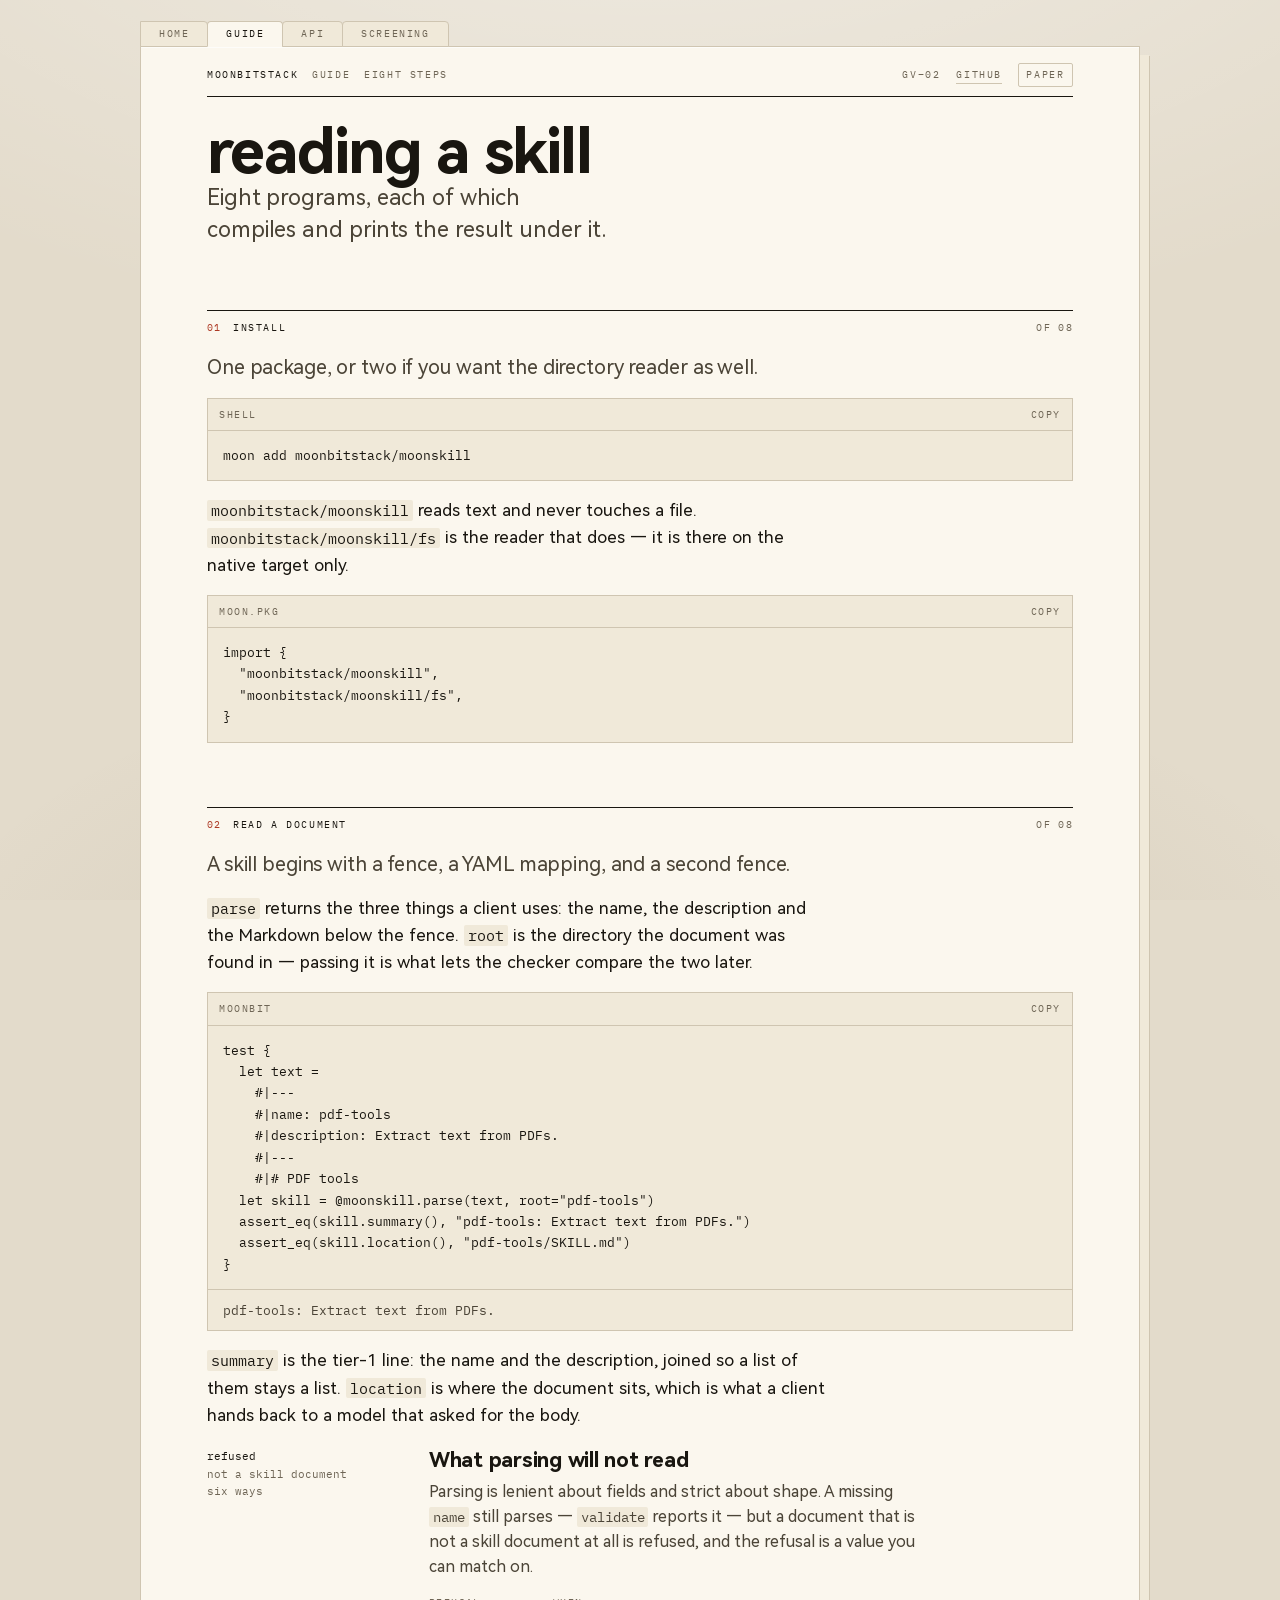
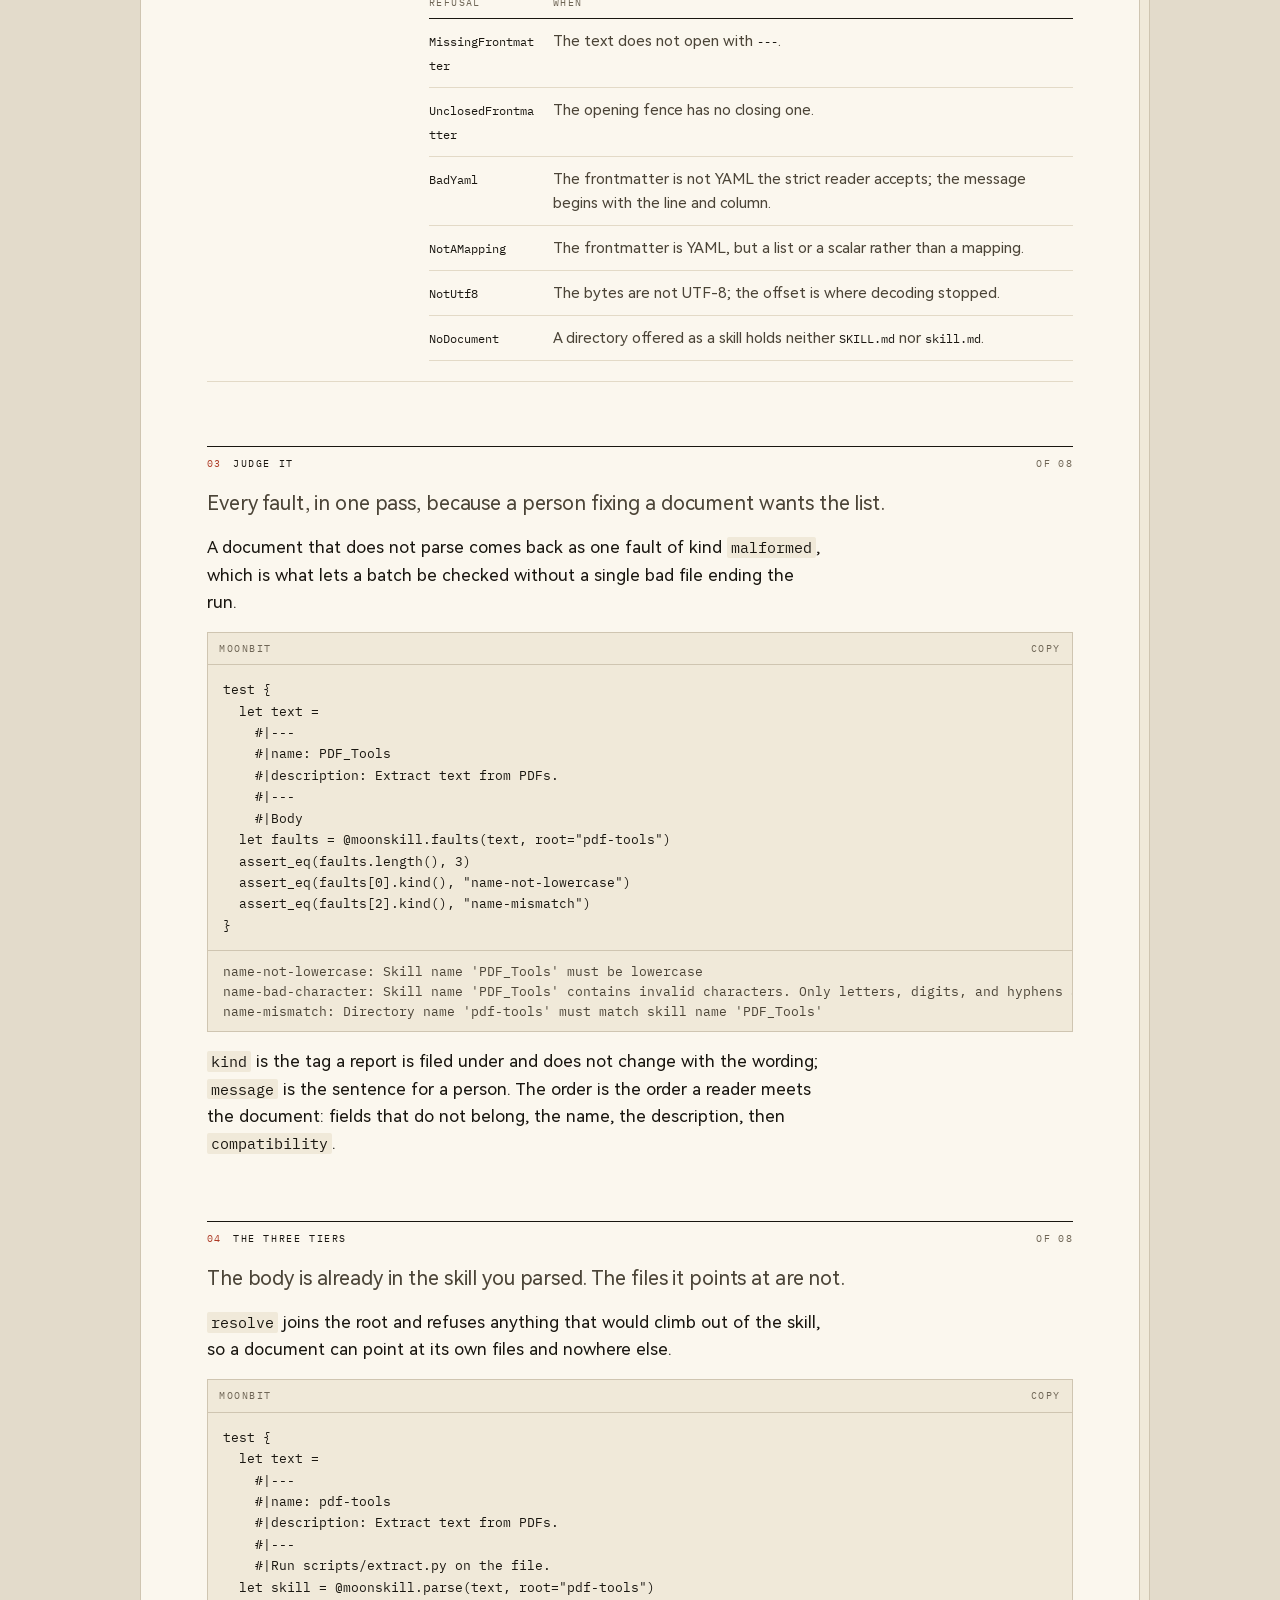
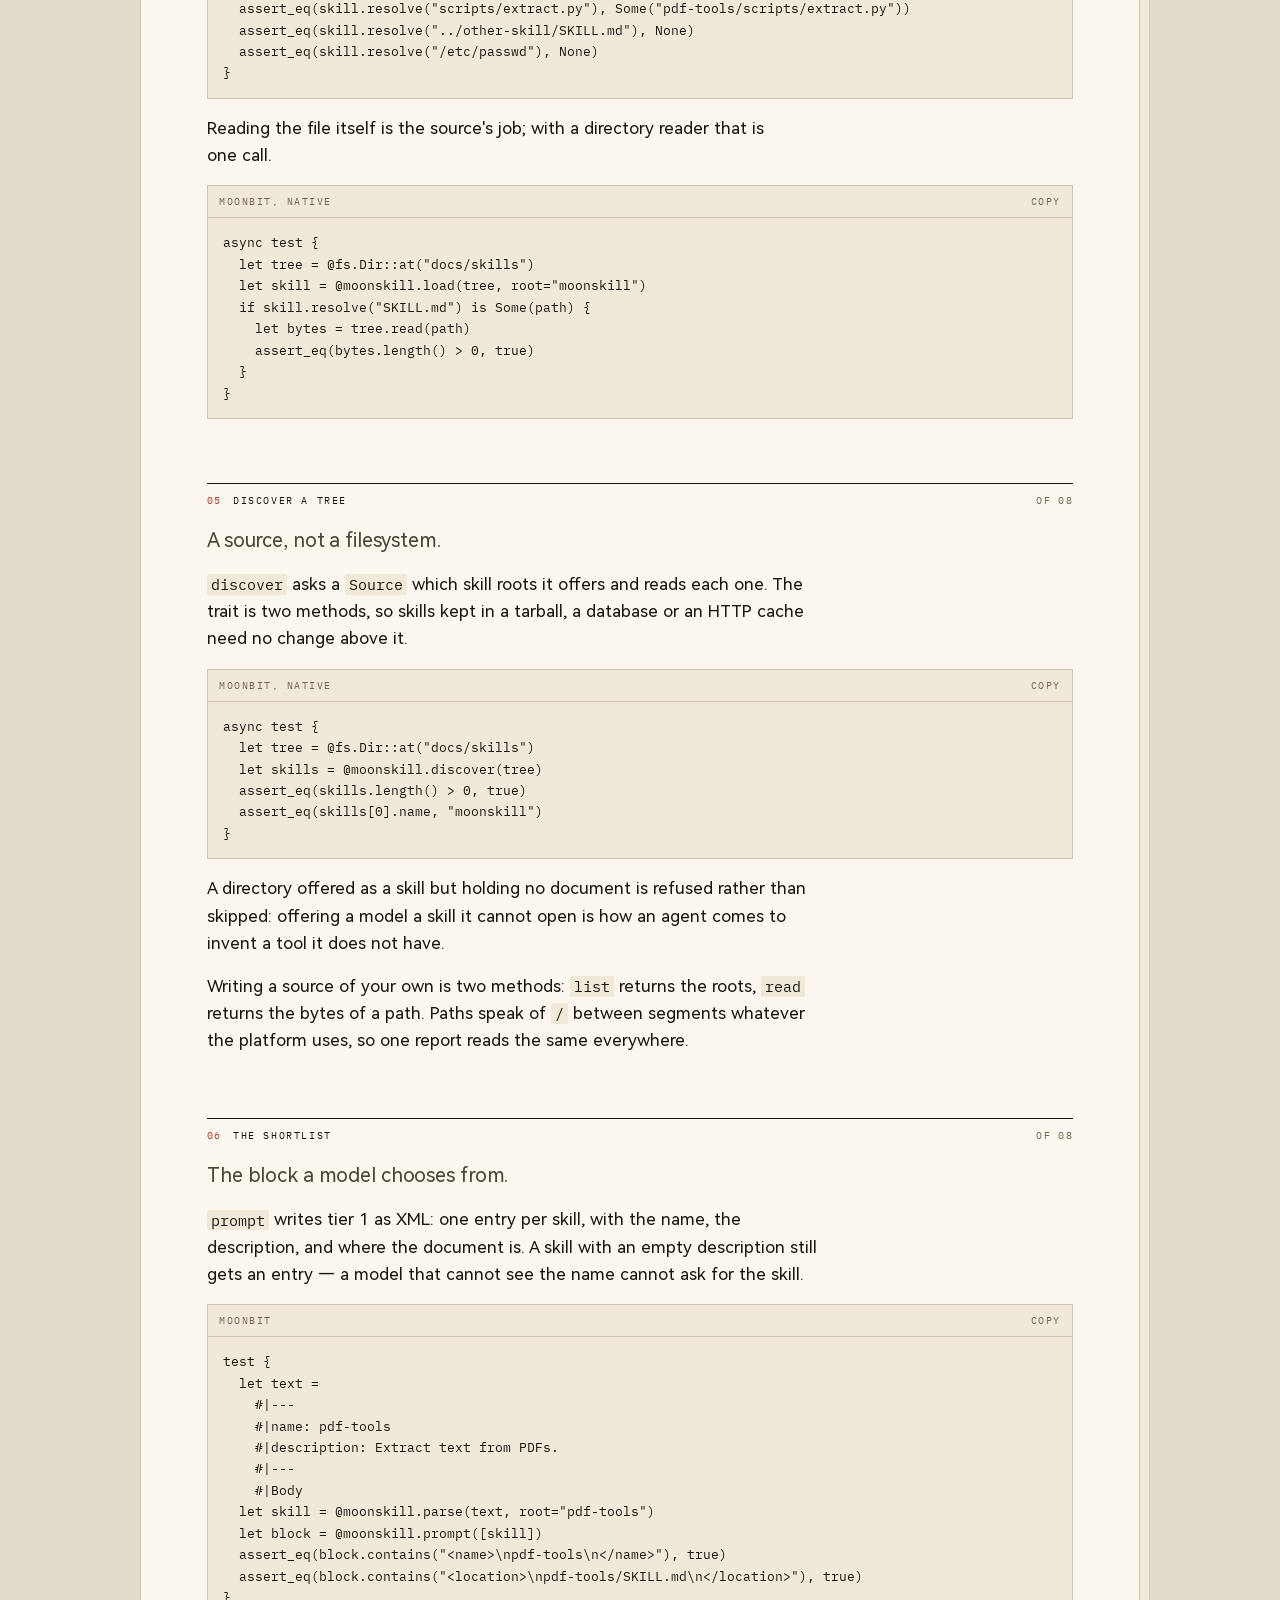
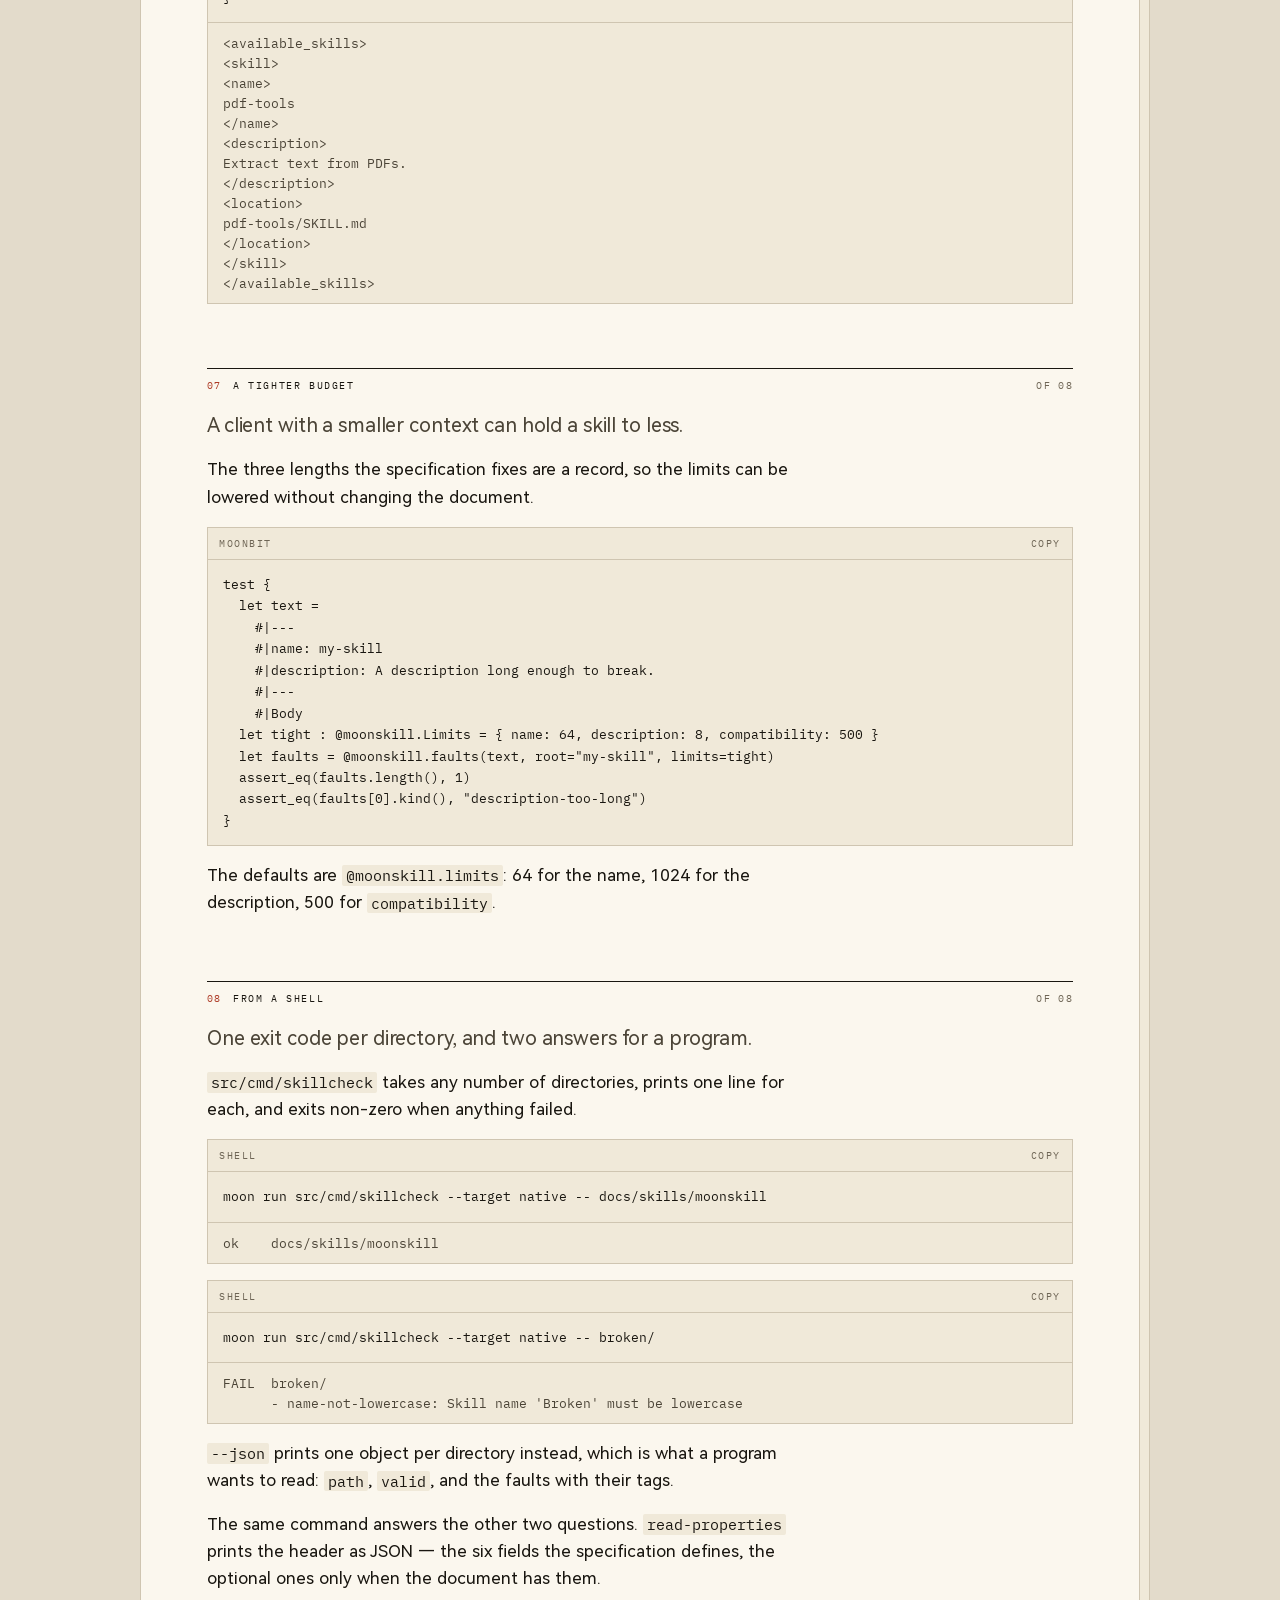
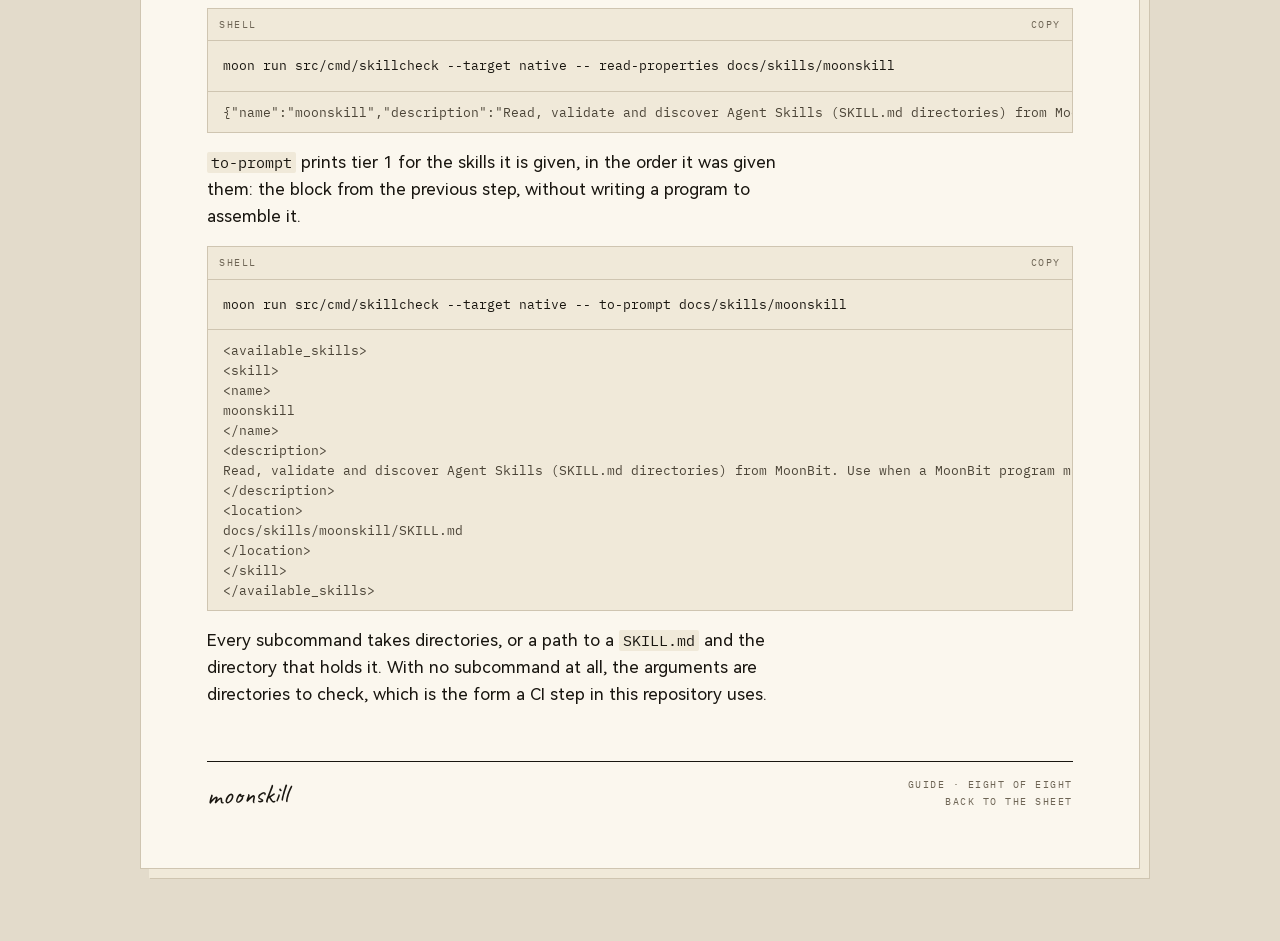
<file: docs/guide.html>
<!doctype html>
<html lang="en">
<head>
<meta charset="utf-8">
<meta name="viewport" content="width=device-width, initial-scale=1">
<title>Guide — moonskill</title>
<meta name="description" content="From a document to a shortlist: parsing, judging, discovering and prompting with moonskill.">
<meta name="color-scheme" content="light dark">
<link rel="icon" href="favicon.svg" type="image/svg+xml">
<script>
  try {
    const saved = sessionStorage.getItem("moonskill:theme");
    const type = (performance.getEntriesByType("navigation")[0] || {}).type;
    if (saved && type !== "reload") document.documentElement.dataset.theme = saved;
    else sessionStorage.removeItem("moonskill:theme");
  } catch (error) {}
</script>
<link rel="preconnect" href="https://fonts.googleapis.com">
<link rel="preconnect" href="https://fonts.gstatic.com" crossorigin>
<link rel="stylesheet" href="https://fonts.googleapis.com/css2?family=Caveat:wght@400;500&family=IBM+Plex+Mono:wght@400;500&display=swap">
<link rel="preload" href="fonts/harmonyos-sans-sc-regular.woff" as="font" type="font/woff" crossorigin>
<link rel="preload" href="fonts/harmonyos-sans-sc-bold.woff" as="font" type="font/woff" crossorigin>
<link rel="stylesheet" href="style.css">
</head>
<body id="top">

<a class="skip" href="#main">skip to the sheet</a>


<main class="sheet" id="main" tabindex="-1">

  <nav class="tabs" aria-label="Pages">
    <a class="tab" href="index.html">home</a>
    <a class="tab" href="guide.html" aria-current="page">guide</a>
    <a class="tab" href="api.html">api</a>
    <a class="tab" href="screening.html">screening</a>
  </nav>

  <div class="docline">
    <span class="ref">moonbitstack</span>
    <span>guide</span>
    <span>eight steps</span>
    <span class="right">
      <span>gv&ndash;02</span>
      <a href="https://github.com/moonbitstack/moonskill">github</a>
      <button class="theme" type="button" data-theme-toggle>paper</button>
    </span>
  </div>

  <div class="masthead masthead--sub">
    <div>
      <h1>reading a skill</h1>
      <p class="role">Eight programs, each of which compiles and prints the result under it.</p>
    </div>
  </div>

  <section class="section" id="install" data-section data-label="install">
    <h2 class="sec"><span class="n">01</span><span class="t">install</span><span class="of">of 08</span></h2>

    <p class="lede">One package, or two if you want the directory reader as well.</p>
    <div class="code">
        <div class="code-head"><span>shell</span><button class="copy" type="button">copy</button></div>
        <pre data-lang="sh">moon add moonbitstack/moonskill</pre>
      </div>
      
    <p><code>moonbitstack/moonskill</code> reads text and never touches a file. <code>moonbitstack/moonskill/fs</code> is the reader that does — it is there on the native target only.</p>
    <div class="code">
        <div class="code-head"><span>moon.pkg</span><button class="copy" type="button">copy</button></div>
        <pre data-lang="toml">import {
  "moonbitstack/moonskill",
  "moonbitstack/moonskill/fs",
}</pre>
      </div>
    

  </section>

  <section class="section" id="read" data-section data-label="read a document">
    <h2 class="sec"><span class="n">02</span><span class="t">read a document</span><span class="of">of 08</span></h2>

    <p class="lede">A skill begins with a fence, a YAML mapping, and a second fence.</p>
    <p><code>parse</code> returns the three things a client uses: the name, the description and the Markdown below the fence. <code>root</code> is the directory the document was found in — passing it is what lets the checker compare the two later.</p>
    <div class="code">
        <div class="code-head"><span>moonbit</span><button class="copy" type="button">copy</button></div>
        <pre data-lang="mbt">test {
  let text =
    #|---
    #|name: pdf-tools
    #|description: Extract text from PDFs.
    #|---
    #|# PDF tools
  let skill = @moonskill.parse(text, root="pdf-tools")
  assert_eq(skill.summary(), "pdf-tools: Extract text from PDFs.")
  assert_eq(skill.location(), "pdf-tools/SKILL.md")
}</pre>
        <pre class="out">pdf-tools: Extract text from PDFs.</pre>
      </div>
      
    <p><code>summary</code> is the tier-1 line: the name and the description, joined so a list of them stays a list. <code>location</code> is where the document sits, which is what a client hands back to a model that asked for the body.</p>

    <div class="entry">
      <div class="meta"><b>refused</b>not a skill document<br>six ways</div>
      <div>
        <h3>What parsing will not read</h3>
        <p>Parsing is lenient about fields and strict about shape. A missing <code>name</code> still parses — <code>validate</code> reports it — but a document that is not a skill document at all is refused, and the refusal is a value you can match on.</p>
        <table>
          <caption class="sr-only">The six refusals</caption>
          <thead><tr><th scope="col">Refusal</th><th scope="col">When</th></tr></thead>
          <tbody>
            <tr><td><code>MissingFrontmatter</code></td><td>The text does not open with <code>---</code>.</td></tr>
            <tr><td><code>UnclosedFrontmatter</code></td><td>The opening fence has no closing one.</td></tr>
            <tr><td><code>BadYaml</code></td><td>The frontmatter is not YAML the strict reader accepts; the message begins with the line and column.</td></tr>
            <tr><td><code>NotAMapping</code></td><td>The frontmatter is YAML, but a list or a scalar rather than a mapping.</td></tr>
            <tr><td><code>NotUtf8</code></td><td>The bytes are not UTF-8; the offset is where decoding stopped.</td></tr>
            <tr><td><code>NoDocument</code></td><td>A directory offered as a skill holds neither <code>SKILL.md</code> nor <code>skill.md</code>.</td></tr>
          </tbody>
        </table>
      </div>
    </div>

  </section>

  <section class="section" id="judge" data-section data-label="judge it">
    <h2 class="sec"><span class="n">03</span><span class="t">judge it</span><span class="of">of 08</span></h2>

    <p class="lede">Every fault, in one pass, because a person fixing a document wants the list.</p>
    <p>A document that does not parse comes back as one fault of kind <code>malformed</code>, which is what lets a batch be checked without a single bad file ending the run.</p>
    <div class="code">
        <div class="code-head"><span>moonbit</span><button class="copy" type="button">copy</button></div>
        <pre data-lang="mbt">test {
  let text =
    #|---
    #|name: PDF_Tools
    #|description: Extract text from PDFs.
    #|---
    #|Body
  let faults = @moonskill.faults(text, root="pdf-tools")
  assert_eq(faults.length(), 3)
  assert_eq(faults[0].kind(), "name-not-lowercase")
  assert_eq(faults[2].kind(), "name-mismatch")
}</pre>
        <pre class="out">name-not-lowercase: Skill name 'PDF_Tools' must be lowercase
name-bad-character: Skill name 'PDF_Tools' contains invalid characters. Only letters, digits, and hyphens are allowed.
name-mismatch: Directory name 'pdf-tools' must match skill name 'PDF_Tools'</pre>
      </div>
      
    <p><code>kind</code> is the tag a report is filed under and does not change with the wording; <code>message</code> is the sentence for a person. The order is the order a reader meets the document: fields that do not belong, the name, the description, then <code>compatibility</code>.</p>

  </section>

  <section class="section" id="tiers" data-section data-label="the three tiers">
    <h2 class="sec"><span class="n">04</span><span class="t">the three tiers</span><span class="of">of 08</span></h2>

    <p class="lede">The body is already in the skill you parsed. The files it points at are not.</p>
    <p><code>resolve</code> joins the root and refuses anything that would climb out of the skill, so a document can point at its own files and nowhere else.</p>
    <div class="code">
        <div class="code-head"><span>moonbit</span><button class="copy" type="button">copy</button></div>
        <pre data-lang="mbt">test {
  let text =
    #|---
    #|name: pdf-tools
    #|description: Extract text from PDFs.
    #|---
    #|Run scripts/extract.py on the file.
  let skill = @moonskill.parse(text, root="pdf-tools")
  assert_eq(skill.resolve("scripts/extract.py"), Some("pdf-tools/scripts/extract.py"))
  assert_eq(skill.resolve("../other-skill/SKILL.md"), None)
  assert_eq(skill.resolve("/etc/passwd"), None)
}</pre>
      </div>
      
    <p>Reading the file itself is the source's job; with a directory reader that is one call.</p>
    <div class="code">
        <div class="code-head"><span>moonbit, native</span><button class="copy" type="button">copy</button></div>
        <pre data-lang="mbt" data-target="native">async test {
  let tree = @fs.Dir::at("docs/skills")
  let skill = @moonskill.load(tree, root="moonskill")
  if skill.resolve("SKILL.md") is Some(path) {
    let bytes = tree.read(path)
    assert_eq(bytes.length() &gt; 0, true)
  }
}</pre>
      </div>
    

  </section>

  <section class="section" id="discover" data-section data-label="discover a tree">
    <h2 class="sec"><span class="n">05</span><span class="t">discover a tree</span><span class="of">of 08</span></h2>

    <p class="lede">A source, not a filesystem.</p>
    <p><code>discover</code> asks a <code>Source</code> which skill roots it offers and reads each one. The trait is two methods, so skills kept in a tarball, a database or an HTTP cache need no change above it.</p>
    <div class="code">
        <div class="code-head"><span>moonbit, native</span><button class="copy" type="button">copy</button></div>
        <pre data-lang="mbt" data-target="native">async test {
  let tree = @fs.Dir::at("docs/skills")
  let skills = @moonskill.discover(tree)
  assert_eq(skills.length() &gt; 0, true)
  assert_eq(skills[0].name, "moonskill")
}</pre>
      </div>
      
    <p>A directory offered as a skill but holding no document is refused rather than skipped: offering a model a skill it cannot open is how an agent comes to invent a tool it does not have.</p>
    <p>Writing a source of your own is two methods: <code>list</code> returns the roots, <code>read</code> returns the bytes of a path. Paths speak of <code>/</code> between segments whatever the platform uses, so one report reads the same everywhere.</p>

  </section>

  <section class="section" id="prompt" data-section data-label="the shortlist">
    <h2 class="sec"><span class="n">06</span><span class="t">the shortlist</span><span class="of">of 08</span></h2>

    <p class="lede">The block a model chooses from.</p>
    <p><code>prompt</code> writes tier 1 as XML: one entry per skill, with the name, the description, and where the document is. A skill with an empty description still gets an entry — a model that cannot see the name cannot ask for the skill.</p>
    <div class="code">
        <div class="code-head"><span>moonbit</span><button class="copy" type="button">copy</button></div>
        <pre data-lang="mbt">test {
  let text =
    #|---
    #|name: pdf-tools
    #|description: Extract text from PDFs.
    #|---
    #|Body
  let skill = @moonskill.parse(text, root="pdf-tools")
  let block = @moonskill.prompt([skill])
  assert_eq(block.contains("&lt;name&gt;\npdf-tools\n&lt;/name&gt;"), true)
  assert_eq(block.contains("&lt;location&gt;\npdf-tools/SKILL.md\n&lt;/location&gt;"), true)
}</pre>
        <pre class="out">&lt;available_skills&gt;
&lt;skill&gt;
&lt;name&gt;
pdf-tools
&lt;/name&gt;
&lt;description&gt;
Extract text from PDFs.
&lt;/description&gt;
&lt;location&gt;
pdf-tools/SKILL.md
&lt;/location&gt;
&lt;/skill&gt;
&lt;/available_skills&gt;</pre>
      </div>
      

  </section>

  <section class="section" id="limits" data-section data-label="a tighter budget">
    <h2 class="sec"><span class="n">07</span><span class="t">a tighter budget</span><span class="of">of 08</span></h2>

    <p class="lede">A client with a smaller context can hold a skill to less.</p>
    <p>The three lengths the specification fixes are a record, so the limits can be lowered without changing the document.</p>
    <div class="code">
        <div class="code-head"><span>moonbit</span><button class="copy" type="button">copy</button></div>
        <pre data-lang="mbt">test {
  let text =
    #|---
    #|name: my-skill
    #|description: A description long enough to break.
    #|---
    #|Body
  let tight : @moonskill.Limits = { name: 64, description: 8, compatibility: 500 }
  let faults = @moonskill.faults(text, root="my-skill", limits=tight)
  assert_eq(faults.length(), 1)
  assert_eq(faults[0].kind(), "description-too-long")
}</pre>
      </div>
      
    <p>The defaults are <code>@moonskill.limits</code>: 64 for the name, 1024 for the description, 500 for <code>compatibility</code>.</p>

  </section>

  <section class="section" id="shell" data-section data-label="from a shell">
    <h2 class="sec"><span class="n">08</span><span class="t">from a shell</span><span class="of">of 08</span></h2>

    <p class="lede">One exit code per directory, and two answers for a program.</p>
    <p><code>src/cmd/skillcheck</code> takes any number of directories, prints one line for each, and exits non-zero when anything failed.</p>
    <div class="code">
        <div class="code-head"><span>shell</span><button class="copy" type="button">copy</button></div>
        <pre data-lang="sh">moon run src/cmd/skillcheck --target native -- docs/skills/moonskill</pre>
        <pre class="out">ok    docs/skills/moonskill</pre>
      </div>
      
    <div class="code">
        <div class="code-head"><span>shell</span><button class="copy" type="button">copy</button></div>
        <pre data-lang="sh">moon run src/cmd/skillcheck --target native -- broken/</pre>
        <pre class="out">FAIL  broken/
      - name-not-lowercase: Skill name 'Broken' must be lowercase</pre>
      </div>
      
    <p><code>--json</code> prints one object per directory instead, which is what a program wants to read: <code>path</code>, <code>valid</code>, and the faults with their tags.</p>

    <p>The same command answers the other two questions. <code>read-properties</code> prints the header as JSON — the six fields the specification defines, the optional ones only when the document has them.</p>
    <div class="code">
        <div class="code-head"><span>shell</span><button class="copy" type="button">copy</button></div>
        <pre data-lang="sh">moon run src/cmd/skillcheck --target native -- read-properties docs/skills/moonskill</pre>
        <pre class="out">{&quot;name&quot;:&quot;moonskill&quot;,&quot;description&quot;:&quot;Read, validate and discover Agent Skills (SKILL.md directories) from MoonBit. Use when a MoonBit program must load skill documents, judge a SKILL.md against the Agent Skills specification, or put the skill names and descriptions in front of a model.&quot;}</pre>
      </div>

    <p><code>to-prompt</code> prints tier 1 for the skills it is given, in the order it was given them: the block from the previous step, without writing a program to assemble it.</p>
    <div class="code">
        <div class="code-head"><span>shell</span><button class="copy" type="button">copy</button></div>
        <pre data-lang="sh">moon run src/cmd/skillcheck --target native -- to-prompt docs/skills/moonskill</pre>
        <pre class="out">&lt;available_skills&gt;
&lt;skill&gt;
&lt;name&gt;
moonskill
&lt;/name&gt;
&lt;description&gt;
Read, validate and discover Agent Skills (SKILL.md directories) from MoonBit. Use when a MoonBit program must load skill documents, judge a SKILL.md against the Agent Skills specification, or put the skill names and descriptions in front of a model.
&lt;/description&gt;
&lt;location&gt;
docs/skills/moonskill/SKILL.md
&lt;/location&gt;
&lt;/skill&gt;
&lt;/available_skills&gt;</pre>
      </div>

    <p>Every subcommand takes directories, or a path to a <code>SKILL.md</code> and the directory that holds it. With no subcommand at all, the arguments are directories to check, which is the form a CI step in this repository uses.</p>

  </section>

  <footer class="foot">
    <span class="signature">moonskill</span>
    <span class="small">
      guide &middot; eight of eight<br>
      <a href="index.html">back to the sheet</a>
    </span>
  </footer>

</main>

<nav class="index" aria-label="Sections"></nav>

<a class="totop" href="#top" aria-label="Back to the top of the page"><span class="arrow" aria-hidden="true">&uarr;</span><span class="label">top</span></a>

<script type="module" src="site.js"></script>
</body>
</html>
</file>
<file: docs/style.css>
/* moonskill — a curriculum vitae, screened.
 *
 * A skill is a résumé and the client reading it is the one hiring. The page is
 * therefore an object: a sheet of paper on a desk, ruled and annotated. Type
 * carries the rest — a soft serif for the voice, a monospace for what a
 * machine reads, a hand for the reviewer's pen.
 */

/* HarmonyOS Sans SC, Latin subset, self-hosted so the page looks the same
   everywhere. The full family covers Chinese; this sheet is English. */
@font-face {
  font-family: "HarmonyOS Sans SC";
  font-style: normal;
  font-weight: 400;
  font-display: swap;
  src: url("fonts/harmonyos-sans-sc-regular.woff") format("woff");
}

@font-face {
  font-family: "HarmonyOS Sans SC";
  font-style: normal;
  font-weight: 700;
  font-display: swap;
  src: url("fonts/harmonyos-sans-sc-bold.woff") format("woff");
}

:root {
  --desk: #e3dbcb;
  --paper: #fbf7ee;
  --paper-shade: #f0e9d9;
  --ink: #191610;
  --ink-soft: #4b4437;
  --muted: #6e6555;
  --rule: #cfc5b1;
  --rule-soft: #e3dac7;
  --accent: #ad3a25;
  --accent-wash: #f2e0d7;
  --paper-edge: rgba(255, 255, 255, 0.65);
  --desk-light: rgba(255, 255, 255, 0.5);
  --desk-shade: rgba(96, 74, 44, 0.1);
  --display: "HarmonyOS Sans SC", "HarmonyOS Sans", ui-sans-serif, system-ui,
    "Segoe UI", "PingFang SC", "Microsoft YaHei", sans-serif;
  --text: "HarmonyOS Sans SC", "HarmonyOS Sans", ui-sans-serif, system-ui,
    "Segoe UI", "PingFang SC", "Microsoft YaHei", sans-serif;
  --mono: "IBM Plex Mono", ui-monospace, SFMono-Regular, Menlo, Consolas, monospace;
  --pen: "Caveat", ui-rounded, "Segoe Print", cursive;
  --sheet: 1000px;
  color-scheme: light;
}

:root[data-theme="ink"] {
  --desk: #0c0b08;
  --paper: #17140f;
  --paper-shade: #1e1a14;
  --ink: #efe9dc;
  --ink-soft: #c9c1af;
  --muted: #948b78;
  --rule: #3a342a;
  --rule-soft: #2a251d;
  --accent: #d96a50;
  --accent-wash: #2c1c16;
  --paper-edge: rgba(255, 255, 255, 0.05);
  --desk-light: rgba(255, 255, 255, 0.04);
  --desk-shade: rgba(0, 0, 0, 0.55);
  color-scheme: dark;
}

@media (prefers-color-scheme: dark) {
  :root:not([data-theme="paper"]) {
    --desk: #0c0b08;
    --paper: #17140f;
    --paper-shade: #1e1a14;
    --ink: #efe9dc;
    --ink-soft: #c9c1af;
    --muted: #948b78;
    --rule: #3a342a;
    --rule-soft: #2a251d;
    --accent: #d96a50;
    --accent-wash: #2c1c16;
    --paper-edge: rgba(255, 255, 255, 0.05);
    --desk-light: rgba(255, 255, 255, 0.04);
    --desk-shade: rgba(0, 0, 0, 0.55);
    color-scheme: dark;
  }
}

*,
*::before,
*::after {
  box-sizing: border-box;
}

html {
  -webkit-text-size-adjust: 100%;
  scroll-behavior: smooth;
  scroll-padding-top: 30px;
}

@media (prefers-reduced-motion: reduce) {
  html {
    scroll-behavior: auto;
  }

  *,
  *::before,
  *::after {
    animation-duration: 1ms !important;
    animation-iteration-count: 1 !important;
    transition-duration: 1ms !important;
  }
}

body {
  margin: 0;
  padding-top: 46px;
  background-color: var(--desk);
  background-image:
    radial-gradient(150% 110% at 50% -25%, var(--desk-light), transparent 58%),
    radial-gradient(100% 70% at 50% 112%, var(--desk-shade), transparent 58%);
  background-repeat: no-repeat;
  background-attachment: fixed;
  color: var(--ink);
  font-family: var(--text);
  font-size: 17px;
  line-height: 1.6;
  font-kerning: normal;
  -webkit-font-smoothing: antialiased;
}

::selection {
  background: var(--accent-wash);
  color: var(--ink);
}

a {
  color: inherit;
  text-decoration: none;
  border-bottom: 1px solid var(--rule);
  transition: border-color 140ms linear, color 140ms linear;
}

a:hover {
  border-bottom-color: var(--accent);
  color: var(--accent);
}

a:focus-visible,
button:focus-visible,
input:focus-visible,
textarea:focus-visible {
  outline: 2px solid var(--accent);
  outline-offset: 3px;
}

code,
pre,
textarea,
.mono {
  font-family: var(--mono);
  font-variant-ligatures: no-contextual;
}

:not(pre) > code {
  font-size: 0.86em;
  padding: 0.06em 0.28em;
  background: var(--paper-shade);
  border-radius: 2px;
  box-decoration-break: clone;
  -webkit-box-decoration-break: clone;
  overflow-wrap: anywhere;
}

.sr-only {
  position: absolute;
  width: 1px;
  height: 1px;
  padding: 0;
  margin: -1px;
  overflow: hidden;
  clip-path: inset(50%);
  white-space: nowrap;
}

/* ---------- the tab for the keyboard ---------- */

.skip {
  position: fixed;
  top: 10px;
  left: 10px;
  z-index: 60;
  padding: 8px 14px 7px;
  font-family: var(--mono);
  font-size: 9.5px;
  letter-spacing: 0.16em;
  text-transform: uppercase;
  color: var(--ink);
  background: var(--paper);
  border: 1px solid var(--accent);
  border-radius: 3px;
  box-shadow: 3px 3px 0 0 var(--paper-shade);
  transform: translateY(-220%);
  transition: transform 160ms ease-out;
}

.skip:focus-visible {
  outline: none;
  border-width: 2px;
  padding: 7px 13px 6px;
  transform: none;
}

/* ---------- the sheet ---------- */

.sheet {
  position: relative;
  /* the desk keeps a margin even when the window is narrow: a sheet that runs
     edge to edge stops being a sheet */
  max-width: min(var(--sheet), calc(100vw - 72px));
  margin: 0 auto 72px;
  padding: 0 66px 58px;
  background-color: var(--paper);
  border: 1px solid var(--rule);
  box-shadow:
    inset 0 1px 0 var(--paper-edge),
    9px 9px 0 0 var(--paper-shade),
    10px 10px 0 0 var(--rule);
}

/* the skip link lands here; the sheet is a place, not a control */
.sheet:focus {
  outline: none;
}

/* the clip that holds the sheet to whatever it is lying on */
.clip {
  position: absolute;
  top: -5px;
  right: 118px;
  width: 30px;
  height: 16px;
  transform: rotate(-3deg);
  color: var(--muted);
  pointer-events: none;
}

/* ---------- file tabs ---------- */

/* Tabs grow out of the sheet's top-left corner and end on its top edge, the
   way a folder's tabs do: flush with the paper's left border, the current one
   the same paper as the sheet so the edge runs through it. */
.tabs {
  position: relative;
  z-index: 3;
  display: flex;
  align-items: flex-end;
  gap: 0;
  /* one pixel further than the padding, so the tab's border lands on the
     sheet's own border instead of beside it */
  margin: -26px 0 0 -67px;
  padding: 0;
}

.tab + .tab {
  /* the tabs sit side by side and share their borders */
  margin-left: -1px;
}

.tab {
  display: inline-flex;
  align-items: center;
  height: 26px;
  padding: 0 18px;
  font-family: var(--mono);
  font-size: 10px;
  line-height: 1;
  letter-spacing: 0.16em;
  text-transform: uppercase;
  color: var(--muted);
  background: var(--paper-shade);
  border: 1px solid var(--rule);
  border-bottom: 1px solid var(--rule);
  border-radius: 4px 4px 0 0;
  white-space: nowrap;
  transition: color 140ms linear, background-color 140ms linear;
}

.tab:hover {
  color: var(--ink);
  background: var(--paper);
  border-color: var(--rule);
}

.tab:first-child {
  /* the first tab is the sheet's corner, not a box beside it */
  border-top-left-radius: 0;
}

.tab[aria-current="page"] {
  color: var(--ink);
  background: var(--paper);
  border-color: var(--rule);
  border-bottom-color: var(--paper);
}

/* ---------- the document header ---------- */

.docline {
  display: flex;
  align-items: baseline;
  gap: 14px;
  padding: 16px 0 9px;
  border-bottom: 1px solid var(--ink);
  font-family: var(--mono);
  font-size: 10px;
  letter-spacing: 0.16em;
  text-transform: uppercase;
  color: var(--muted);
}

.docline .ref {
  color: var(--ink);
}

.docline .right {
  margin-left: auto;
  display: flex;
  align-items: baseline;
  gap: 16px;
}

.theme {
  font: inherit;
  letter-spacing: 0.18em;
  text-transform: inherit;
  background: transparent;
  border: 1px solid var(--rule);
  border-radius: 2px;
  color: var(--muted);
  padding: 3px 7px;
  cursor: pointer;
}

.theme:hover {
  color: var(--ink);
  border-color: var(--ink-soft);
}

.theme:active,
.chip:active {
  transform: translateY(1px);
}

.masthead {
  display: grid;
  grid-template-columns: minmax(0, 1fr) 448px;
  column-gap: 56px;
  row-gap: 22px;
  padding: 30px 0 0;
  align-items: start;
}

.masthead h1 {
  grid-column: 1 / -1;
}

.masthead .role {
  grid-column: 1;
  margin-top: 0;
  max-width: 40ch;
  text-wrap: balance;
}

.masthead .fields {
  grid-column: 2;
  margin-top: 0;
}

h1 {
  margin: 0;
  font-family: var(--display);
  font-size: clamp(42px, 7.6vw, 104px);
  line-height: 0.95;
  letter-spacing: -0.032em;
  font-weight: 700;
  text-wrap: balance;
}

h1 .tld {
  color: var(--muted);
  font-weight: 300;
}

.role {
  margin: 18px 0 0;
  max-width: 33ch;
  font-size: clamp(18px, 1.9vw, 22px);
  line-height: 1.45;
  font-weight: 400;
  letter-spacing: -0.004em;
  color: var(--ink-soft);
}

.masthead--sub {
  grid-template-columns: minmax(0, 1fr);
  padding-top: 26px;
}

.masthead--sub h1 {
  font-size: clamp(32px, 5vw, 62px);
  letter-spacing: -0.028em;
}

.masthead--sub .role {
  max-width: 48ch;
}

/* ---------- ruled fields, the way a form asks ---------- */

.fields {
  margin: 30px 0 0;
  max-width: 448px;
  padding: 0;
  display: grid;
  gap: 4px;
  border-top: 1px solid var(--ink);
  padding-top: 12px;
}

.field {
  display: flex;
  align-items: baseline;
  gap: 10px;
  min-width: 0;
}

.field dt {
  flex: 0 0 auto;
  font-family: var(--mono);
  font-size: 9.5px;
  letter-spacing: 0.16em;
  text-transform: uppercase;
  color: var(--muted);
}

.field .dots {
  flex: 1 1 auto;
  min-width: 12px;
  border-bottom: 2px dotted var(--rule);
  transform: translateY(-3px);
}

.field dd {
  margin: 0;
  font-family: var(--mono);
  font-size: 12px;
  color: var(--ink);
  text-align: right;
  font-variant-numeric: tabular-nums;
  overflow-wrap: anywhere;
}

.field dd a {
  border: 0;
}

/* ---------- sections ---------- */

.section {
  margin-top: 64px;
  scroll-margin-top: 26px;
}

.sec {
  display: flex;
  align-items: baseline;
  gap: 12px;
  margin: 0 0 13px;
  padding-top: 9px;
  border-top: 1px solid var(--ink);
  font-family: var(--mono);
  font-size: 10px;
  font-weight: 400;
  letter-spacing: 0.16em;
  text-transform: uppercase;
}

.sec .n {
  color: var(--accent);
  letter-spacing: 0.1em;
}

.sec .t {
  color: var(--ink);
}

.sec .of {
  margin-left: auto;
  color: var(--muted);
  font-size: 9.5px;
  letter-spacing: 0.14em;
  font-variant-numeric: tabular-nums;
}

.lede {
  margin: 20px 0 0;
  font-size: 20px;
  line-height: 1.5;
  max-width: 42ch;
  letter-spacing: -0.006em;
  color: var(--ink-soft);
}

.section p {
  margin: 16px 0 0;
  max-width: 62ch;
  text-wrap: pretty;
}

.section p:first-child {
  margin-top: 0;
}

.section strong {
  font-weight: 600;
}

/* a CV entry: what on the left, what happened on the right */
.entry {
  display: grid;
  grid-template-columns: 186px minmax(0, 1fr);
  gap: 36px;
  padding: 18px 0 20px;
  border-bottom: 1px solid var(--rule-soft);
}

.entry:first-of-type {
  border-top: 1px solid var(--rule-soft);
}

.entry .meta {
  font-family: var(--mono);
  font-size: 10.5px;
  line-height: 1.7;
  color: var(--muted);
  overflow-wrap: anywhere;
}

.entry .meta b {
  display: block;
  color: var(--ink);
  font-weight: 400;
  font-size: 11px;
}

.entry h3 {
  margin: 0;
  font-family: var(--display);
  font-size: 21px;
  font-weight: 700;
  letter-spacing: -0.012em;
  line-height: 1.25;
  text-wrap: balance;
}

.entry p {
  margin: 7px 0 0;
  max-width: 56ch;
  color: var(--ink-soft);
  font-size: 16px;
  line-height: 1.55;
  text-wrap: pretty;
}

/* ---------- the reviewer's pen ---------- */

.pen {
  font-family: var(--pen);
  font-size: 22px;
  line-height: 1.25;
  color: var(--accent);
  transform: rotate(-1.6deg);
  transform-origin: left center;
  display: inline-flex;
  align-items: flex-start;
  gap: 6px;
  margin: 14px 0 0;
  opacity: 0.9;
}

.pen svg {
  width: 46px;
  height: 26px;
  flex: 0 0 auto;
  margin-top: -6px;
  overflow: visible;
}

/* ---------- tiers, indented by depth ---------- */

.tiers {
  list-style: none;
  margin: 8px 0 0;
  padding: 0;
}

.tiers li {
  position: relative;
  padding: 15px 0 15px calc(var(--depth) * 34px + 34px);
  border-bottom: 1px solid var(--rule-soft);
}

.tiers li::before {
  content: "";
  position: absolute;
  left: calc(var(--depth) * 34px + 12px);
  top: 26px;
  width: 12px;
  height: 1px;
  background: var(--accent);
}

.tiers .label {
  display: block;
  font-family: var(--mono);
  font-size: 9.5px;
  letter-spacing: 0.16em;
  text-transform: uppercase;
  color: var(--accent);
}

.tiers .what {
  display: block;
  margin-top: 6px;
  font-size: 17px;
  line-height: 1.5;
}

.tiers .how {
  display: block;
  margin-top: 5px;
  font-family: var(--mono);
  font-size: 11px;
  color: var(--muted);
  overflow-wrap: anywhere;
}

/* ---------- the screening form ---------- */

.form {
  margin: 20px 0 0;
  border: 1px solid var(--ink);
  background: var(--paper);
  position: relative;
}

.form-head {
  display: flex;
  align-items: baseline;
  gap: 12px;
  flex-wrap: wrap;
  padding: 7px 12px;
  border-bottom: 1px solid var(--ink);
  background: var(--paper-shade);
  font-family: var(--mono);
  font-size: 10px;
  letter-spacing: 0.16em;
  text-transform: uppercase;
  color: var(--muted);
}

.form-head .state {
  margin-left: auto;
  color: var(--accent);
}

.form-head .state[data-clean="true"] {
  color: var(--ink-soft);
}

.form-head .root-label {
  display: inline-flex;
  align-items: baseline;
  gap: 6px;
}

.form-head input.root {
  font-family: var(--mono);
  font-size: 10.5px;
  letter-spacing: 0.04em;
  color: var(--ink);
  background: transparent;
  border: 0;
  border-bottom: 1px solid var(--ink-soft);
  padding: 1px 3px;
  width: 13ch;
}

.form-head input.root:focus {
  outline: none;
  border-bottom-color: var(--accent);
}

.form-grid {
  display: grid;
  grid-template-columns: minmax(0, 1.06fr) minmax(0, 1fr);
}

.form-grid > .pane {
  min-width: 0;
  position: relative;
}

.form-grid > .pane + .pane {
  border-left: 1px solid var(--rule);
}

.pane-doc::before {
  content: "";
  position: absolute;
  left: 15px;
  top: 0;
  bottom: 0;
  width: 1px;
  background: var(--accent);
  opacity: 0.4;
  pointer-events: none;
}

.form textarea {
  display: block;
  width: 100%;
  height: 272px;
  padding: 12px 16px 12px 26px;
  border: 0;
  resize: vertical;
  background-color: var(--paper);
  background-image: repeating-linear-gradient(
    to bottom,
    var(--paper) 0 23px,
    var(--rule-soft) 23px 24px
  );
  background-attachment: local;
  color: var(--ink);
  font-size: 13px;
  line-height: 24px;
  tab-size: 2;
}

.form textarea:focus {
  outline: none;
}

/* the browser's resize grip is a bright square in the dark theme */
.form textarea::-webkit-resizer {
  background: transparent;
}

.verdicts {
  list-style: none;
  margin: 0;
  padding: 0;
  max-height: 272px;
  overflow-y: auto;
}

.verdicts li {
  padding: 8px 16px 9px 26px;
  border-bottom: 1px solid var(--rule-soft);
  position: relative;
}

.verdicts li::before {
  content: "";
  position: absolute;
  left: 12px;
  top: 15px;
  width: 6px;
  height: 6px;
  background: var(--accent);
}

.verdicts li:last-child {
  border-bottom: 0;
}

.verdicts .kind {
  display: block;
  font-family: var(--mono);
  font-size: 11.5px;
  color: var(--accent);
}

.verdicts .message {
  display: block;
  margin-top: 3px;
  font-size: 14px;
  line-height: 1.45;
  color: var(--ink-soft);
}

.verdicts .empty {
  padding: 26px 20px 26px 26px;
  color: var(--muted);
  font-size: 13.5px;
  line-height: 1.5;
}

.verdicts .empty::before {
  display: none;
}

.form-foot {
  display: flex;
  align-items: center;
  gap: 8px;
  flex-wrap: wrap;
  padding: 8px 12px;
  border-top: 1px solid var(--rule);
  font-family: var(--mono);
  font-size: 9.5px;
  letter-spacing: 0.14em;
  text-transform: uppercase;
  color: var(--muted);
}

.chip {
  font: inherit;
  letter-spacing: 0.14em;
  text-transform: uppercase;
  background: transparent;
  border: 1px solid var(--rule);
  border-radius: 2px;
  color: var(--muted);
  padding: 4px 8px;
  cursor: pointer;
}

.chip:hover {
  color: var(--ink);
  border-color: var(--ink-soft);
}

.chip[aria-pressed="true"] {
  color: var(--accent);
  border-color: var(--accent);
}

/* ---------- figures as form lines ---------- */

.figures {
  margin: 30px 0 0;
  padding: 0;
  display: grid;
  gap: 0;
  border-top: 1px solid var(--rule-soft);
  padding-top: 8px;
}

.figure {
  display: flex;
  align-items: baseline;
  gap: 10px;
  padding: 8px 0;
}

.figure dt {
  font-family: var(--mono);
  font-size: 9.5px;
  letter-spacing: 0.16em;
  text-transform: uppercase;
  color: var(--muted);
}

.figure .dots {
  flex: 1;
  border-bottom: 2px dotted var(--rule);
  transform: translateY(-5px);
}

.figure dd {
  margin: 0;
  font-family: var(--display);
  font-size: 28px;
  line-height: 1;
  font-weight: 700;
  letter-spacing: -0.02em;
  font-variant-numeric: lining-nums tabular-nums;
  color: var(--ink);
  min-width: 2ch;
  text-align: right;
}

/* ---------- references ---------- */

.refs {
  list-style: none;
  margin: 16px 0 0;
  padding: 0;
}

.refs li {
  display: flex;
  align-items: baseline;
  gap: 14px;
  padding: 10px 0;
  border-bottom: 1px solid var(--rule-soft);
}

.refs .who {
  font-family: var(--mono);
  font-size: 11px;
  letter-spacing: 0.06em;
  color: var(--ink);
  border-bottom: 1px solid var(--rule);
  flex: 0 0 auto;
}

.refs .what {
  color: var(--muted);
  font-size: 14.5px;
  min-width: 0;
}

/* ---------- code listings ---------- */

.code {
  margin: 16px 0 0;
  border: 1px solid var(--rule);
  background: var(--paper-shade);
  overflow: hidden;
}

.code-head {
  display: flex;
  align-items: center;
  gap: 12px;
  padding: 6px 11px;
  border-bottom: 1px solid var(--rule);
  font-family: var(--mono);
  font-size: 9.5px;
  letter-spacing: 0.16em;
  text-transform: uppercase;
  color: var(--muted);
}

.code-head .copy {
  margin-left: auto;
  font: inherit;
  letter-spacing: 0.16em;
  text-transform: uppercase;
  background: transparent;
  border: 0;
  color: var(--muted);
  cursor: pointer;
  padding: 2px 0;
}

.code-head .copy:hover {
  color: var(--accent);
}

.code-head .copy.is-done {
  color: var(--accent);
}

pre {
  margin: 0;
  padding: 14px 15px;
  overflow-x: auto;
  font-size: 13px;
  line-height: 1.65;
  color: var(--ink);
  tab-size: 2;
}

.out {
  padding: 10px 15px;
  border-top: 1px solid var(--rule);
  color: var(--ink-soft);
  font-family: var(--mono);
  font-size: 12.5px;
  line-height: 1.6;
  overflow-x: auto;
  white-space: pre;
}

/* ---------- tables ---------- */

table {
  width: 100%;
  border-collapse: collapse;
  margin: 16px 0 0;
  font-size: 15px;
}

th {
  text-align: left;
  font-family: var(--mono);
  font-size: 10px;
  letter-spacing: 0.14em;
  text-transform: uppercase;
  color: var(--muted);
  font-weight: 400;
  padding: 0 14px 7px 0;
  border-bottom: 1px solid var(--ink);
}

td {
  padding: 10px 14px 10px 0;
  border-bottom: 1px solid var(--rule-soft);
  vertical-align: top;
  color: var(--ink-soft);
  overflow-wrap: anywhere;
}

td code {
  background: none;
  border: 0;
  padding: 0;
  font-size: 11.5px;
  color: var(--ink);
}

/* ---------- the index, which is also the scrollbar ---------- */

.index {
  position: fixed;
  top: 50%;
  right: 20px;
  transform: translateY(-50%);
  z-index: 30;
  display: flex;
  flex-direction: column;
  gap: 3px;
  align-items: flex-end;
}

.index a {
  display: flex;
  align-items: center;
  gap: 9px;
  font-family: var(--mono);
  font-size: 9.5px;
  letter-spacing: 0.13em;
  text-transform: uppercase;
  color: var(--muted);
  border: 0;
  padding: 3px 0;
  opacity: 0.62;
  transition: opacity 160ms linear, color 160ms linear,
    transform 160ms ease-out;
}

.index a .mark {
  width: 18px;
  height: 1px;
  background: currentColor;
  transition: width 160ms ease;
}

.index a:hover {
  opacity: 1;
  color: var(--ink);
  transform: translateX(-3px);
}

.index a[aria-current="true"] {
  opacity: 1;
  color: var(--ink);
}

.index a[aria-current="true"] .mark {
  width: 34px;
  background: var(--accent);
}

/* ---------- footer ---------- */

.foot {
  margin-top: 52px;
  padding-top: 14px;
  border-top: 1px solid var(--ink);
  display: grid;
  grid-template-columns: minmax(0, 1fr) auto;
  gap: 20px;
  align-items: end;
}

.signature {
  font-family: var(--pen);
  font-size: 27px;
  line-height: 1;
  color: var(--ink);
  transform: rotate(-2deg);
  transform-origin: left bottom;
}

.foot .small {
  font-family: var(--mono);
  font-size: 9.5px;
  letter-spacing: 0.16em;
  text-transform: uppercase;
  color: var(--muted);
  text-align: right;
  line-height: 1.8;
}

.foot .small a {
  border-bottom: 1px solid transparent;
}

.foot .small a:hover {
  border-bottom-color: var(--accent);
}

/* ---------- api reference ---------- */

.api-list {
  border-top: 1px solid var(--rule-soft);
  margin-top: 6px;
}

.api-group {
  margin: 26px 0 0;
  padding-top: 6px;
  border-top: 1px solid var(--rule-soft);
  font-family: var(--mono);
  font-size: 9px;
  letter-spacing: 0.16em;
  text-transform: uppercase;
  color: var(--muted);
  font-weight: 400;
}

.api-item,
.api-type {
  padding: 12px 0 14px;
  border-bottom: 1px solid var(--rule-soft);
}

.api-type {
  border-bottom: 0;
  padding-top: 22px;
}

.api-head {
  display: flex;
  align-items: baseline;
  gap: 10px;
  flex-wrap: wrap;
  min-width: 0;
}

.api-name {
  font-family: var(--mono);
  font-size: 13px;
  color: var(--ink);
  background: none;
  border: 0;
  padding: 0;
  overflow-wrap: anywhere;
}

.api-kind {
  font-family: var(--mono);
  font-size: 9px;
  letter-spacing: 0.16em;
  text-transform: uppercase;
  color: var(--muted);
}

.api-sig {
  margin: 5px 0 0;
  padding: 0;
  font-family: var(--mono);
  font-size: 11.5px;
  line-height: 1.6;
  color: var(--ink-soft);
  white-space: pre-wrap;
  overflow-wrap: anywhere;
  overflow: visible;
}

.api-doc {
  margin-top: 8px;
  max-width: 68ch;
  font-size: 14.5px;
  line-height: 1.58;
  color: var(--ink-soft);
}

.api-doc p {
  margin: 5px 0 0;
}

.api-methods {
  padding-left: 16px;
  border-left: 1px solid var(--rule);
  border-top: 0;
}

.api-methods .api-item:last-child {
  border-bottom: 0;
}

.api-members {
  margin-top: 8px;
  font-size: 12.5px;
}

.api-members th {
  padding-bottom: 4px;
  border-bottom: 1px solid var(--rule-soft);
}

.api-members td {
  padding: 6px 12px 6px 0;
  line-height: 1.45;
}

.api-members td:nth-child(2) {
  font-family: var(--mono);
  font-size: 11px;
  white-space: pre-wrap;
  overflow-wrap: anywhere;
}

.api-impl {
  margin: 7px 0 0;
  font-family: var(--mono);
  font-size: 10px;
  color: var(--muted);
}

.api-impl code {
  font-size: 10px;
  background: none;
  border: 0;
  padding: 0;
}

/* ---------- the corpus, as a list of files ---------- */

.corpus {
  margin: 16px 0 0;
  display: grid;
  grid-template-columns: repeat(2, minmax(0, 1fr));
  gap: 0 44px;
}

.case {
  display: flex;
  align-items: baseline;
  gap: 12px;
  padding: 7px 0;
  background: transparent;
  border: 0;
  border-bottom: 1px solid var(--rule-soft);
  font: inherit;
  text-align: left;
  cursor: pointer;
  color: var(--ink);
  min-width: 0;
}

.case:hover {
  color: var(--accent);
}

.case:focus-visible {
  outline: 2px solid var(--accent);
  outline-offset: 2px;
}

.case .dir {
  font-family: var(--mono);
  font-size: 12px;
  min-width: 0;
  flex: 0 1 auto;
  white-space: nowrap;
  overflow: hidden;
  text-overflow: ellipsis;
}

.case .tag {
  font-family: var(--mono);
  font-size: 9.5px;
  letter-spacing: 0.08em;
  color: var(--accent);
  white-space: nowrap;
  font-variant-numeric: tabular-nums;
  flex: 0 0 auto;
}

.case .tag::before {
  content: "\00b7";
  margin-right: 6px;
  color: var(--rule);
}

.case .tag[data-clean="true"] {
  color: var(--muted);
}

/* ---------- scrollbars: ours ---------- */

@supports selector(::-webkit-scrollbar) {
  html::-webkit-scrollbar {
    width: 12px;
    height: 12px;
  }

  html::-webkit-scrollbar-track {
    background: transparent;
  }

  html::-webkit-scrollbar-button,
  .form textarea::-webkit-scrollbar-button,
  .verdicts::-webkit-scrollbar-button,
  .code::-webkit-scrollbar-button {
    display: none;
    width: 0;
    height: 0;
    background: transparent;
  }

  html::-webkit-scrollbar-corner,
  .code ::-webkit-scrollbar-corner,
  .code::-webkit-scrollbar-corner,
  .verdicts::-webkit-scrollbar-corner,
  textarea::-webkit-scrollbar-corner {
    background: transparent;
  }

  html::-webkit-scrollbar-thumb {
    background: transparent;
    border: 4px solid transparent;
    background-clip: content-box;
    border-radius: 99px;
  }

  .code ::-webkit-scrollbar,
  .code::-webkit-scrollbar,
  .verdicts::-webkit-scrollbar,
  textarea::-webkit-scrollbar {
    width: 8px;
    height: 8px;
  }

  .code ::-webkit-scrollbar-track,
  .code::-webkit-scrollbar-track,
  .verdicts::-webkit-scrollbar-track,
  textarea::-webkit-scrollbar-track {
    background: transparent;
  }

  .code ::-webkit-scrollbar-thumb,
  .code::-webkit-scrollbar-thumb,
  .verdicts::-webkit-scrollbar-thumb,
  textarea::-webkit-scrollbar-thumb {
    background: color-mix(in srgb, var(--ink) 12%, transparent);
    border-radius: 99px;
  }

  .code:hover::-webkit-scrollbar-thumb,
  .verdicts:hover::-webkit-scrollbar-thumb,
  textarea:hover::-webkit-scrollbar-thumb,
  .code ::-webkit-scrollbar-thumb:hover {
    background: color-mix(in srgb, var(--ink) 32%, transparent);
  }
}

@supports not selector(::-webkit-scrollbar) {
  html {
    scrollbar-width: thin;
    scrollbar-color: transparent transparent;
  }

  .code,
  .verdicts,
  textarea {
    scrollbar-width: thin;
    scrollbar-color: color-mix(in srgb, var(--ink) 18%, transparent) transparent;
  }
}

/* ---------- back to the top ---------- */

/* A tab lying on the desk rather than on the sheet: it appears once the reader
   is deep enough that the header is out of reach. */
.totop {
  position: fixed;
  z-index: 40;
  right: 22px;
  bottom: 22px;
  display: inline-flex;
  align-items: center;
  gap: 7px;
  padding: 8px 12px 7px;
  font-family: var(--mono);
  font-size: 9.5px;
  line-height: 1;
  letter-spacing: 0.18em;
  text-transform: uppercase;
  color: var(--ink-soft);
  background: var(--paper);
  border: 1px solid var(--rule);
  border-radius: 3px;
  box-shadow: 3px 3px 0 0 var(--paper-shade);
  opacity: 0;
  visibility: hidden;
  transform: translateY(8px);
  transition: opacity 180ms linear, transform 200ms ease-out,
    visibility 0s linear 200ms;
}

.totop.is-on {
  opacity: 1;
  visibility: visible;
  transform: none;
  transition-delay: 0s;
}

.totop:hover {
  color: var(--accent);
  border-color: var(--accent);
}

.totop .arrow {
  font-size: 12px;
  letter-spacing: 0;
  line-height: 0.8;
}

@media (prefers-reduced-motion: reduce) {
  .totop {
    transition: none;
    transform: none;
  }
}

@media print {
  .totop {
    display: none;
  }
}

/* ---------- narrow ---------- */

@media (width <= 1280px) {
  .index {
    display: none;
  }
}

@media (width <= 860px) {
  body {
    padding-top: 32px;
    font-size: 16px;
    background-image: none;
  }

  .sheet {
    max-width: none;
    margin: 0 0 40px;
    padding: 0 24px 40px;
    border-left: 0;
    border-right: 0;
    box-shadow: none;
  }

  .clip {
    display: none;
  }

  .tabs {
    margin: -24px 0 0 -24px;
    gap: 3px;
    overflow-x: auto;
    overflow-y: hidden;
  }

  .tab {
    height: 24px;
    padding: 0 12px;
    font-size: 8.5px;
    letter-spacing: 0.1em;
    white-space: nowrap;
  }

  .masthead {
    grid-template-columns: minmax(0, 1fr);
    gap: 20px;
  }

  .masthead h1,
  .masthead .role,
  .masthead .fields {
    grid-column: 1;
  }

  .entry {
    grid-template-columns: minmax(0, 1fr);
    gap: 6px;
  }

  .entry .meta {
    font-size: 10px;
  }

  .form-grid {
    grid-template-columns: minmax(0, 1fr);
  }

  .form-grid > .pane + .pane {
    border-left: 0;
    border-top: 1px solid var(--rule);
  }

  .verdicts {
    max-height: 240px;
  }

  .tiers li {
    padding-left: calc(var(--depth) * 18px + 22px);
  }

  .tiers li::before {
    left: calc(var(--depth) * 18px + 4px);
    width: 9px;
  }

  .corpus {
    grid-template-columns: minmax(0, 1fr);
  }

  .foot {
    grid-template-columns: minmax(0, 1fr);
  }

  .foot .small {
    text-align: left;
  }

  .totop {
    right: 10px;
    bottom: 10px;
    padding: 7px 9px 6px;
    font-size: 11px;
    gap: 0;
  }

  .totop .label {
    display: none;
  }
}

@media (width <= 620px) {
  .docline {
    font-size: 9.5px;
    letter-spacing: 0.12em;
    gap: 10px;
    flex-wrap: wrap;
  }

  .docline > span:nth-child(3) {
    display: none;
  }

  /* the source link is repeated in the footer; here it only forces a wrap */
  .docline .right > a {
    display: none;
  }

  .docline .right {
    gap: 10px;
  }
}

@media (width <= 380px) {
  /* below this the file line cannot hold the page's name and its code */
  .docline > span:nth-child(2) {
    display: none;
  }
}

@media print {
  /* ink on white whatever the screen was set to: a dark theme printed to a
     dark page is a page nobody can read. */
  :root,
  :root[data-theme="ink"] {
    --desk: #fff;
    --paper: #fff;
    --paper-shade: #f2f2f2;
    --ink: #000;
    --ink-soft: #2c2c2c;
    --muted: #5a5a5a;
    --rule: #b9b9b9;
    --rule-soft: #dcdcdc;
    --accent: #a3301c;
    --accent-wash: #f0e4df;
    --paper-edge: transparent;
  }

  /* the printed page is narrower than any screen this was laid out for */
  .masthead {
    grid-template-columns: minmax(0, 1fr);
    row-gap: 14px;
  }

  .masthead h1,
  .masthead .role,
  .masthead .fields {
    grid-column: 1;
  }

  .entry,
  .code,
  .tiers li,
  .figure {
    break-inside: avoid;
  }

  .tabs,
  .index,
  .clip,
  .form-foot,
  .code-head .copy,
  .totop,
  .skip,
  .theme {
    display: none;
  }

  body {
    padding: 0;
    background: #fff;
    color: #000;
    font-size: 10.5pt;
    line-height: 1.5;
    background-image: none;
  }

  .sheet {
    max-width: none;
    margin: 0;
    padding: 0 10mm;
    border: 0;
    box-shadow: none;
  }
}
</file>
